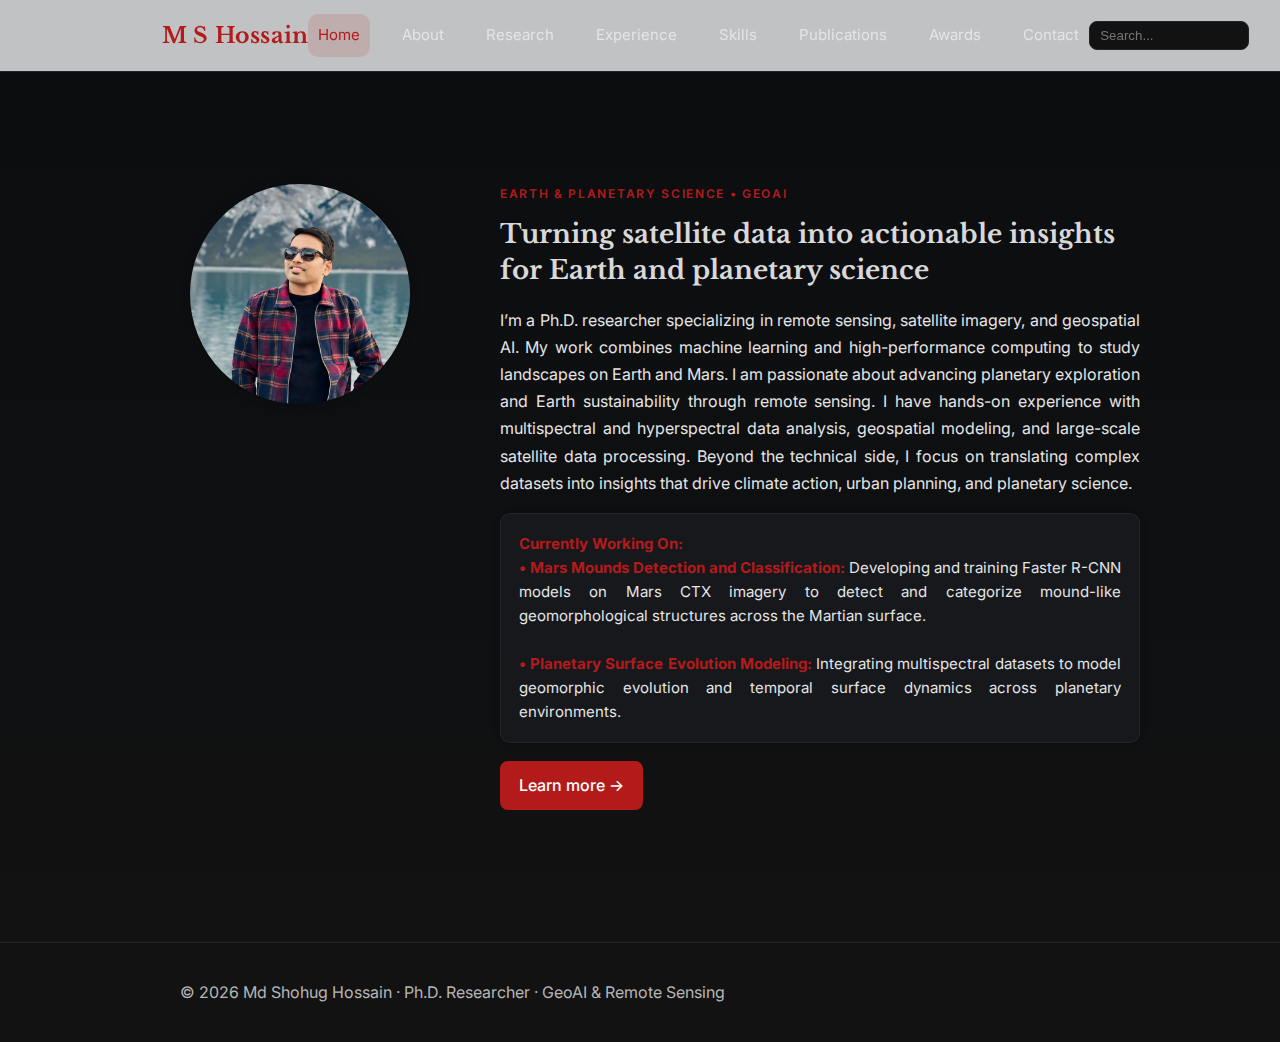
<file: index.html>
<!doctype html>
<html lang="en">
<head>
  <title>M S Hossain — GeoAI & Remote Sensing</title>
  <meta charset="utf-8">
  <meta name="viewport" content="width=device-width, initial-scale=1">
  <link rel="preconnect" href="https://fonts.googleapis.com">
  <link rel="preconnect" href="https://fonts.gstatic.com" crossorigin>
  <link href="https://fonts.googleapis.com/css2?family=Inter:wght@300;400;600&family=Libre+Baskerville:wght@400;700&display=swap" rel="stylesheet">
  <link
    rel="stylesheet"
    href="https://cdnjs.cloudflare.com/ajax/libs/font-awesome/6.5.2/css/all.min.css"
    integrity="sha512-DTOQO9RWCH3ppGqcWaEA1BIZOC6xxalwEsw9c2QQeAIftl+Vegovlnee1c9QX4TctnWMn13TZye+giMm8e2LwA=="
    crossorigin="anonymous"
    referrerpolicy="no-referrer"
  />
  <link rel="stylesheet" href="style.css?v=7.0">

  <style>
    /* ==================== NAVBAR STYLES ==================== */
    .site-header {
      width: 100%;
      position: sticky;
      top: 0;
      z-index: 1000;
      backdrop-filter: blur(12px);
      -webkit-backdrop-filter: blur(12px);
      background: rgba(255, 255, 255, 0.75);
      border-bottom: 1px solid var(--line);
      box-shadow: 0 2px 6px rgba(0,0,0,0.05);
    }

    .nav-bar {
      display: flex;
      align-items: center;
      justify-content: space-between;
      max-width: var(--max, 1100px);
      margin: 0 auto;
      padding: 14px 22px;
    }

    .brand {
      font-family: "Libre Baskerville", serif;
      font-size: 22px;
      font-weight: 700;
      color: var(--accent, #b1040e);
      white-space: nowrap;
    }

    /* Desktop nav links */
    .nav-links {
      display: flex;
      gap: 22px;
    }

    .nav-links a {
      color: var(--text, #222);
      text-decoration: none;
      font-size: 15px;
      transition: color 0.2s;
    }

    .nav-links a:hover,
    .nav-links a.active {
      color: var(--accent, #b1040e);
    }

    /* Search box */
    .search-box input {
      border: 1px solid var(--line, #ddd);
      border-radius: 8px;
      padding: 6px 10px;
      background: var(--bg2, #f9f9f9);
      color: var(--text, #222);
      width: 160px;
      transition: all 0.3s ease;
    }

    .search-box input:focus {
      outline: none;
      border-color: var(--accent, #b1040e);
      width: 200px;
    }

    /* Social icons (desktop) */
    .social-icons {
      display: flex;
      gap: 12px;
    }

    .social-icons a {
      color: var(--muted, #555);
      font-size: 18px;
      transition: color 0.2s;
    }

    .social-icons a:hover {
      color: var(--accent, #b1040e);
    }

    /* Hamburger menu (mobile only) */
    .menu-toggle {
      display: none;
      background: none;
      border: none;
      font-size: 22px;
      color: var(--accent, #b1040e);
      cursor: pointer;
      transition: transform 0.2s ease;
    }

    .menu-toggle:hover {
      transform: scale(1.15);
    }

    /* Dropdown navigation for mobile */
    .dropdown-nav {
      position: absolute;
      top: 100%;
      left: 0;
      right: 0;
      background: rgba(255,255,255,0.95);
      backdrop-filter: blur(12px);
      border-top: 1px solid var(--line, #ddd);
      flex-direction: column;
      overflow: hidden;
      max-height: 0;
      opacity: 0;
      transform: translateY(-10px);
      transition: all 0.35s ease;
      z-index: 999;
    }

    .dropdown-nav.active {
      display: flex;
      max-height: 500px;
      opacity: 1;
      transform: translateY(0);
    }

    .dropdown-nav a {
      color: var(--text, #222);
      text-decoration: none;
      padding: 12px 24px;
      font-size: 16px;
      transition: background 0.2s, color 0.2s;
    }

    .dropdown-nav a:hover {
      background: var(--bg2, #f9f9f9);
      color: var(--accent, #b1040e);
    }

    /* Mobile social icons */
    .mobile-social {
      display: flex;
      justify-content: center;
      gap: 18px;
      padding: 12px 0 14px;
    }

    .mobile-social a {
      color: var(--muted, #555);
      font-size: 18px;
      transition: color 0.2s;
    }

    .mobile-social a:hover {
      color: var(--accent, #b1040e);
    }

    /* Responsive Rules */
    @media (max-width: 980px) {
      .nav-links,
      .search-box,
      .social-icons {
        display: none;
      }

      .menu-toggle {
        display: block;
      }

      .dropdown-nav a {
        font-size: 16px;
        padding: 12px 24px;
      }

      main.wrap.hero {
        margin-top: 20px;
      }
    }

    /* ==================== HERO SECTION ==================== */
    .hero {
      display: flex;
      flex-wrap: wrap;
      gap: 40px;
      margin-top: 40px;
      align-items: flex-start;
    }

    .leftcol {
      flex: 1;
      min-width: 280px;
    }

    .photo img {
      width: 220px;
      height: 220px;
      border-radius: 50%;
      object-fit: cover;
      box-shadow: 0 0 10px rgba(0,0,0,0.25);
    }

    .socials {
      display: flex;
      gap: 12px;
      margin-top: 16px;
    }

    .socials a {
      color: var(--muted, #555);
      font-size: 18px;
      transition: color 0.2s;
    }

    .socials a:hover {
      color: var(--accent, #b1040e);
    }

    .rightcol {
      flex: 2;
      min-width: 300px;
    }

    .kicker {
      font-weight: 600;
      text-transform: uppercase;
      color: var(--accent, #b1040e);
      margin-bottom: 12px;
    }

    .subtitle {
      font-size: 26px;
      line-height: 1.4;
      margin-bottom: 18px;
    }

    .current-projects {
      margin-top: 14px;
      background: var(--card, #fff);
      padding: 18px;
      border-radius: 10px;
      border: 1px solid var(--line, #ddd);
      box-shadow: 0 2px 8px rgba(0,0,0,0.1);
    }

    .project-link {
      color: var(--accent, #b1040e);
      text-decoration: none;
      border-bottom: 1px solid transparent;
      transition: border-color 0.2s;
    }

    .project-link:hover {
      border-color: var(--accent, #b1040e);
    }

    .btns {
      margin-top: 18px;
    }

    .btn.red {
      display: inline-block;
      background: var(--accent, #b1040e);
      color: #fff;
      padding: 10px 18px;
      border-radius: 8px;
      text-decoration: none;
      font-weight: 500;
      transition: opacity 0.2s;
    }

    .btn.red:hover {
      opacity: 0.9;
    }

    /* ==================== FOOTER ==================== */
    footer.site {
      margin-top: 60px;
      padding: 20px 0;
      border-top: 1px solid var(--line, #ddd);
      text-align: center;
      color: var(--muted, #555);
      background: var(--bg2, #f9f9f9);
    }
  </style>
</head>

<body>

  <!-- ==================== HEADER ==================== -->
  <header class="site-header">
    <div class="wrap nav-bar">
      <div class="brand">M S Hossain</div>

      <nav class="nav-links">
        <a href="index.html" class="active">Home</a>
        <a href="about.html">About</a>
        <a href="research.html">Research</a>
        <a href="experience.html">Experience</a>
        <a href="skills.html">Skills</a>
        <a href="publications.html">Publications</a>
        <a href="awards.html">Awards</a>
        <a href="contact.html">Contact</a>
      </nav>

      <div class="search-box">
        <input type="text" placeholder="Search..." id="searchInput">
      </div>

      <div class="social-icons">
        <a href="https://github.com/shohugmdhossain" target="_blank"><i class="fab fa-github"></i></a>
        <a href="https://www.linkedin.com/in/md-shohug-hossain/" target="_blank"><i class="fab fa-linkedin"></i></a>
        <a href="https://x.com/Hmdshohug10" target="_blank"><i class="fab fa-x-twitter"></i></a>
        <a href="https://scholar.google.com/citations?user=XXXXX" target="_blank"><i class="fa-solid fa-graduation-cap"></i></a>
      </div>

      <button class="menu-toggle" aria-label="Toggle navigation">
        <i class="fas fa-bars"></i>
      </button>
    </div>

    <div class="dropdown-nav">
      <a href="index.html" class="active">Home</a>
      <a href="about.html">About</a>
      <a href="research.html">Research</a>
      <a href="experience.html">Experience</a>
      <a href="skills.html">Skills</a>
      <a href="publications.html">Publications</a>
      <a href="awards.html">Awards</a>
      <a href="contact.html">Contact</a>

      <div class="mobile-social">
        <a href="https://github.com/shohugmdhossain" target="_blank"><i class="fab fa-github"></i></a>
        <a href="https://www.linkedin.com/in/md-shohug-hossain/" target="_blank"><i class="fab fa-linkedin"></i></a>
        <a href="https://x.com/Hmdshohug10" target="_blank"><i class="fab fa-x-twitter"></i></a>
        <a href="https://scholar.google.com/citations?user=XXXXX" target="_blank"><i class="fa-solid fa-graduation-cap"></i></a>
      </div>
    </div>
  </header>

  <!-- ==================== HERO SECTION ==================== -->
  <main class="wrap hero">
    <div class="leftcol">
      <div class="photo">
        <img src="profile.jpg" alt="Md Shohug Hossain portrait">
      </div>
      <div class="socials">
        <a href="https://scholar.google.com/citations?user=XXXXX" target="_blank"><i class="fa-solid fa-graduation-cap"></i></a>
        <a href="mailto:shohugmdhossain@gmail.com"><i class="fa-solid fa-envelope"></i></a>
        <a href="https://github.com/shohugmdhossain" target="_blank"><i class="fab fa-github"></i></a>
        <a href="https://www.linkedin.com/in/md-shohug-hossain/" target="_blank"><i class="fab fa-linkedin"></i></a>
        <a href="https://x.com/Hmdshohug10" target="_blank"><i class="fab fa-x-twitter"></i></a>
      </div>
    </div>

    <div class="rightcol">
      <div class="kicker">EARTH & PLANETARY SCIENCE • GEOAI</div>
      <h1 class="subtitle">
        Turning satellite data into actionable insights for Earth and planetary science
      </h1>
      <p>
        I’m a Ph.D. researcher specializing in remote sensing, satellite imagery, and geospatial AI. My work combines
        machine learning and high-performance computing to study landscapes on Earth and Mars. I am passionate about
        advancing planetary exploration and Earth sustainability through remote sensing. I have hands-on experience with
        multispectral and hyperspectral data analysis, geospatial modeling, and large-scale satellite data processing.
        Beyond the technical side, I focus on translating complex datasets into insights that drive climate action,
        urban planning, and planetary science.
      </p>

      <div class="current-projects">
        <b>Currently Working On:</b><br>
        <b>• <a href="research.html#mars" class="project-link">Mars Mounds Detection and Classification</a>:</b>
        Developing and training Faster R-CNN models on Mars CTX imagery to detect and categorize mound-like
        geomorphological structures across the Martian surface.<br><br>
        <b>• <a href="research.html#planetary" class="project-link">Planetary Surface Evolution Modeling</a>:</b>
        Integrating multispectral datasets to model geomorphic evolution and temporal surface dynamics
        across planetary environments.
      </div>

      <div class="btns">
        <a class="btn red" href="about.html">Learn more →</a>
      </div>
    </div>
  </main>

  <!-- ==================== FOOTER ==================== -->
  <footer class="site">
    <div class="wrap">
      <p>© <span id="y"></span> Md Shohug Hossain · Ph.D. Researcher · GeoAI & Remote Sensing</p>
    </div>
  </footer>

  <!-- ==================== JS ==================== -->
  <script>
  document.addEventListener('DOMContentLoaded', () => {
    const year = document.getElementById('y');
    if (year) year.textContent = new Date().getFullYear();

    const menuToggle = document.querySelector('.menu-toggle');
    const dropdownNav = document.querySelector('.dropdown-nav');

    if (menuToggle && dropdownNav) {
      menuToggle.addEventListener('click', () => {
        dropdownNav.classList.toggle('active');
      });
    }
  });
  </script>
</body>
</html>
</file>
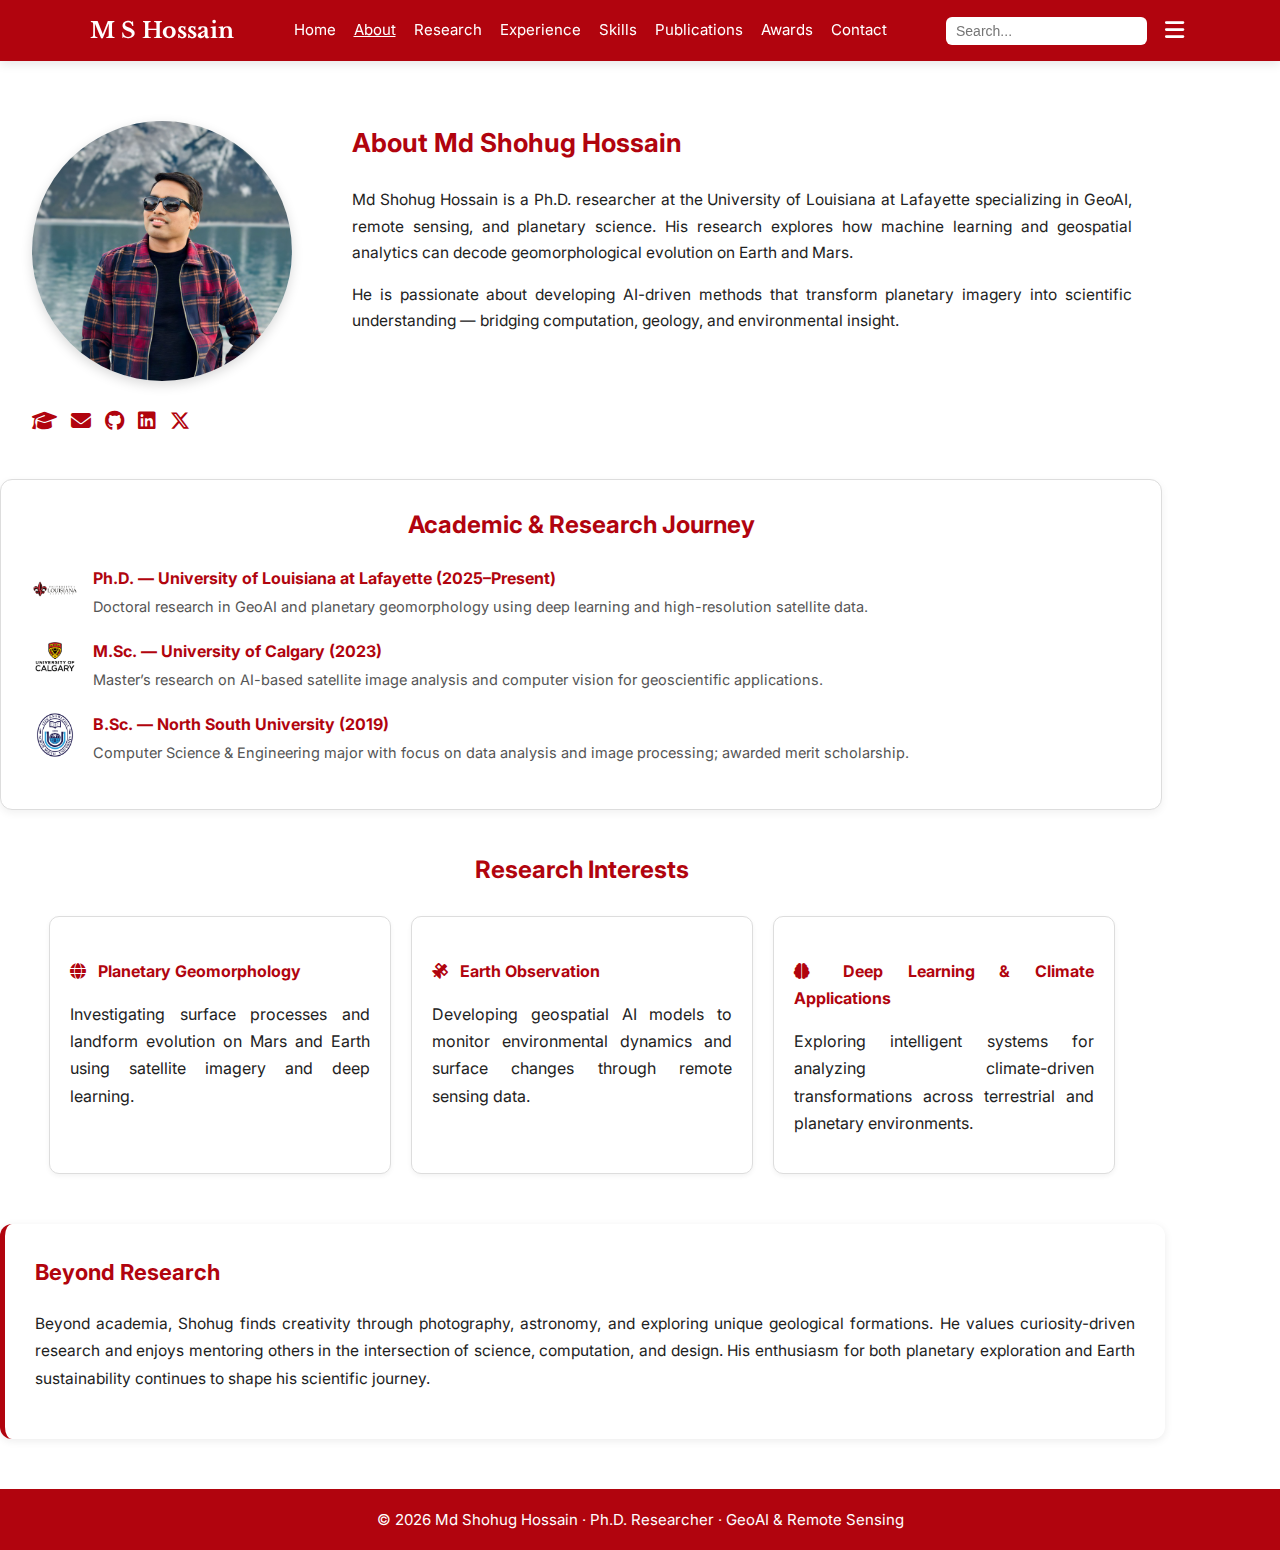
<file: about.html>
<!doctype html>
<html lang="en">
<head>
  <title>About — M S Hossain</title>
  <meta charset="utf-8">
  <meta name="viewport" content="width=device-width, initial-scale=1">
  <link rel="preconnect" href="https://fonts.googleapis.com">
  <link rel="preconnect" href="https://fonts.gstatic.com" crossorigin>
  <link href="https://fonts.googleapis.com/css2?family=Inter:wght@300;400;600&family=Libre+Baskerville:wght@400;700&display=swap" rel="stylesheet">
  <link rel="stylesheet" href="https://cdnjs.cloudflare.com/ajax/libs/font-awesome/6.5.2/css/all.min.css">

  <style>
    :root {
      --accent: #b1040e;
      --bg: #fff;
      --text: #222;
      --muted: #555;
      --line: #ddd;
      --max: 1100px;
      --gutter: 32px;
    }

    body {
      margin: 0;
      background: var(--bg);
      color: var(--text);
      font-family: Inter, system-ui, Segoe UI, Roboto, Arial, sans-serif;
      line-height: 1.7;
    }

    .wrap {
      max-width: var(--max);
      margin: 0 auto;
      padding: 0 var(--gutter);
    }

    a {
      color: var(--accent);
      text-decoration: none;
      border-bottom: 1px solid transparent;
      transition: 0.2s;
    }
    a:hover { border-bottom-color: var(--accent); }

    /* ===== NAVBAR ===== */
    header.site-header {
      background: var(--accent);
      color: #fff;
      position: sticky;
      top: 0;
      z-index: 1000;
      box-shadow: 0 3px 10px rgba(0, 0, 0, 0.1);
    }
    .nav-bar {
      display: flex;
      justify-content: space-between;
      align-items: center;
      padding: 12px 0;
    }
    .brand {
      font-family: "Libre Baskerville", serif;
      font-weight: 700;
      font-size: 22px;
    }
    .nav-links {
      display: flex;
      gap: 18px;
      align-items: center;
    }
    .nav-links a { color: #fff; font-size: 15px; }
    .nav-links a.active { text-decoration: underline; }

    .right {
      display: flex;
      align-items: center;
      gap: 12px;
    }
    .search-box input {
      padding: 6px 10px;
      border-radius: 6px;
      border: none;
      outline: none;
      font-size: 14px;
    }
    .menu-toggle {
      background: none;
      border: none;
      color: #fff;
      font-size: 22px;
      cursor: pointer;
    }

    /* ===== OVERLAY MENU ===== */
    .dropdown-nav {
      position: fixed;
      inset: 0;
      background: rgba(177, 4, 14, 0.95);
      backdrop-filter: blur(10px);
      display: flex;
      flex-direction: column;
      align-items: center;
      justify-content: center;
      gap: 22px;
      opacity: 0;
      visibility: hidden;
      transform: translateY(-20px);
      transition: all 0.35s ease;
    }
    .dropdown-nav.active {
      opacity: 1;
      visibility: visible;
      transform: translateY(0);
    }
    .dropdown-nav a { color: #fff; font-size: 20px; }
    .dropdown-close {
      position: absolute;
      top: 18px;
      right: 26px;
      color: #fff;
      font-size: 26px;
      border: none;
      background: none;
      cursor: pointer;
    }

    /* ===== PROFILE SECTION ===== */
    .profile-grid {
      display: grid;
      grid-template-columns: 280px 1fr;
      gap: 40px;
      align-items: start;
      margin: 60px 0 30px;
    }
    .photo img {
      width: 260px;
      height: 260px;
      border-radius: 50%;
      object-fit: cover;
      box-shadow: 0 4px 12px rgba(0, 0, 0, 0.15);
    }
    .socials {
      margin-top: 14px;
      display: flex;
      gap: 14px;
      flex-wrap: wrap;
    }
    .socials a { color: var(--accent); font-size: 20px; }
    .profile-text h2 {
      color: var(--accent);
      font-size: 26px;
      margin-top: 0;
    }
    .profile-text p {
      text-align: justify;
      margin-bottom: 12px;
      font-size: 15.5px;
    }

    /* ===== EDUCATION BOX ===== */
    .education-box {
      background: #fff;
      border: 1px solid var(--line);
      border-radius: 12px;
      box-shadow: 0 3px 8px rgba(0,0,0,0.06);
      padding: 25px 30px;
      margin: 40px 0;
    }
    .education-box h2 {
      color: var(--accent);
      margin-top: 0;
      text-align: center;
    }
    .degree {
      display: flex;
      align-items: flex-start;
      gap: 14px;
      margin-bottom: 18px;
    }
    .degree img {
      width: 48px;
      height: auto;
      flex-shrink: 0;
    }
    .degree div h4 {
      margin: 0;
      color: var(--accent);
      font-size: 16px;
    }
    .degree div p {
      margin: 3px 0 0;
      color: var(--muted);
      font-size: 14.5px;
      text-align: justify;
    }

    /* ===== RESEARCH INTERESTS ===== */
    .interests {
      margin: 40px 0;
      text-align: center;
    }
    .interests h2 {
      color: var(--accent);
      margin-bottom: 25px;
    }
    .interest-grid {
      display: flex;
      flex-wrap: wrap;
      justify-content: center;
      gap: 20px;
    }
    .interest-box {
      background: #fff;
      border: 1px solid var(--line);
      border-radius: 10px;
      padding: 20px;
      width: 300px;
      text-align: justify;
      box-shadow: 0 2px 5px rgba(0, 0, 0, 0.05);
      transition: 0.3s;
    }
    .interest-box:hover {
      box-shadow: 0 4px 10px rgba(0, 0, 0, 0.12);
    }
    .interest-box h4 {
      color: var(--accent);
      margin-bottom: 8px;
      font-size: 16px;
    }
    .interest-box i {
      color: var(--accent);
      margin-right: 8px;
    }

    /* ===== BEYOND RESEARCH ===== */
    .beyond {
      border-left: 5px solid var(--accent);
      background: #fff;
      border-radius: 12px;
      box-shadow: 0 2px 8px rgba(0,0,0,0.08);
      padding: 30px;
      margin: 50px 0;
    }
    .beyond h2 {
      color: var(--accent);
      margin-top: 0;
      font-size: 22px;
    }
    .beyond p {
      text-align: justify;
      font-size: 15.5px;
      color: var(--text);
      line-height: 1.8;
    }

    /* ===== FOOTER ===== */
    footer {
      background: var(--accent);
      color: #fff;
      text-align: center;
      padding: 18px 0;
      margin-top: 40px;
    }
    footer p { margin: 0; font-size: 15px; }

    @media (max-width: 900px) {
      .nav-links, .search-box { display: none; }
      .profile-grid { grid-template-columns: 1fr; text-align: center; }
      .socials { justify-content: center; }
      .interest-box { width: 90%; }
      .degree { flex-direction: column; align-items: center; text-align: center; }
      .degree img { margin-bottom: 8px; }
      .beyond { border-left: none; border-top: 4px solid var(--accent); }
    }
  </style>
</head>

<body>

  <!-- ===== NAVBAR ===== -->
  <header class="site-header">
    <div class="wrap nav-bar">
      <div class="brand">M S Hossain</div>
      <nav class="nav-links">
        <a href="index.html">Home</a>
        <a href="about.html" class="active">About</a>
        <a href="research.html">Research</a>
        <a href="experience.html">Experience</a>
        <a href="skills.html">Skills</a>
        <a href="publications.html">Publications</a>
        <a href="awards.html">Awards</a>
        <a href="contact.html">Contact</a>
      </nav>
      <div class="right">
        <div class="search-box"><input type="text" placeholder="Search..."></div>
        <button class="menu-toggle"><i class="fas fa-bars"></i></button>
      </div>
    </div>
  </header>

  <!-- Overlay -->
  <div class="dropdown-nav" id="overlayMenu">
    <button class="dropdown-close"><i class="fas fa-times"></i></button>
    <a href="index.html">Home</a>
    <a href="about.html" class="active">About</a>
    <a href="research.html">Research</a>
    <a href="experience.html">Experience</a>
    <a href="skills.html">Skills</a>
    <a href="publications.html">Publications</a>
    <a href="awards.html">Awards</a>
    <a href="contact.html">Contact</a>
  </div>

  <!-- ===== PROFILE ===== -->
  <section class="wrap profile-grid">
    <div class="photo">
      <img src="profile.jpg" alt="Md Shohug Hossain portrait">
      <div class="socials">
        <a href="https://scholar.google.com" target="_blank"><i class="fa-solid fa-graduation-cap"></i></a>
        <a href="mailto:shohugmdhossain@gmail.com"><i class="fa-solid fa-envelope"></i></a>
        <a href="https://github.com/shohugmdhossain" target="_blank"><i class="fab fa-github"></i></a>
        <a href="https://linkedin.com/in/md-shohug-hossain" target="_blank"><i class="fab fa-linkedin"></i></a>
        <a href="https://x.com/Hmdshohug10" target="_blank"><i class="fab fa-x-twitter"></i></a>
      </div>
    </div>

    <div class="profile-text">
      <h2>About Md Shohug Hossain</h2>
      <p>
        Md Shohug Hossain is a Ph.D. researcher at the University of Louisiana at Lafayette specializing in GeoAI, remote sensing, and planetary science. His research explores how machine learning and geospatial analytics can decode geomorphological evolution on Earth and Mars.
      </p>
      <p>
        He is passionate about developing AI-driven methods that transform planetary imagery into scientific understanding — bridging computation, geology, and environmental insight.
      </p>
    </div>
  </section>

  <!-- ===== EDUCATION BOX ===== -->
  <section class="wrap education-box">
    <h2>Academic & Research Journey</h2>
    <div class="degree">
      <img src="ul.png" alt="UL Lafayette Logo">
      <div>
        <h4>Ph.D. — University of Louisiana at Lafayette (2025–Present)</h4>
        <p>Doctoral research in GeoAI and planetary geomorphology using deep learning and high-resolution satellite data.</p>
      </div>
    </div>
    <div class="degree">
      <img src="ucalgary.png" alt="University of Calgary Logo">
      <div>
        <h4>M.Sc. — University of Calgary (2023)</h4>
        <p>Master’s research on AI-based satellite image analysis and computer vision for geoscientific applications.</p>
      </div>
    </div>
    <div class="degree">
      <img src="nsu.png" alt="North South University Logo">
      <div>
        <h4>B.Sc. — North South University (2019)</h4>
        <p>Computer Science & Engineering major with focus on data analysis and image processing; awarded merit scholarship.</p>
      </div>
    </div>
  </section>

  <!-- ===== RESEARCH INTERESTS ===== -->
  <section class="wrap interests">
    <h2>Research Interests</h2>
    <div class="interest-grid">
      <div class="interest-box">
        <h4><i class="fa-solid fa-globe"></i> Planetary Geomorphology</h4>
        <p>Investigating surface processes and landform evolution on Mars and Earth using satellite imagery and deep learning.</p>
      </div>
      <div class="interest-box">
        <h4><i class="fa-solid fa-satellite"></i> Earth Observation</h4>
        <p>Developing geospatial AI models to monitor environmental dynamics and surface changes through remote sensing data.</p>
      </div>
      <div class="interest-box">
        <h4><i class="fa-solid fa-brain"></i> Deep Learning & Climate Applications</h4>
        <p>Exploring intelligent systems for analyzing climate-driven transformations across terrestrial and planetary environments.</p>
      </div>
    </div>
  </section>

  <!-- ===== BEYOND RESEARCH ===== -->
  <section class="wrap beyond">
    <h2>Beyond Research</h2>
    <p>
      Beyond academia, Shohug finds creativity through photography, astronomy, and exploring unique geological formations. He values curiosity-driven research and enjoys mentoring others in the intersection of science, computation, and design. His enthusiasm for both planetary exploration and Earth sustainability continues to shape his scientific journey.
    </p>
  </section>

  <!-- ===== FOOTER ===== -->
  <footer>
    <p>© <span id="y"></span> Md Shohug Hossain · Ph.D. Researcher · GeoAI & Remote Sensing</p>
  </footer>

  <script>
    document.addEventListener('DOMContentLoaded',()=>{
      document.getElementById('y').textContent=new Date().getFullYear();
      const t=document.querySelector('.menu-toggle'),
            o=document.getElementById('overlayMenu'),
            c=document.querySelector('.dropdown-close');
      const toggle=()=>o.classList.toggle('active');
      const close=()=>o.classList.remove('active');
      if(t)t.addEventListener('click',toggle);
      if(c)c.addEventListener('click',close);
      if(o)o.addEventListener('click',e=>{if(e.target===o)close();});
      document.addEventListener('keydown',e=>{if(e.key==='Escape')close();});
    });
  </script>
</body>
</html>
</file>
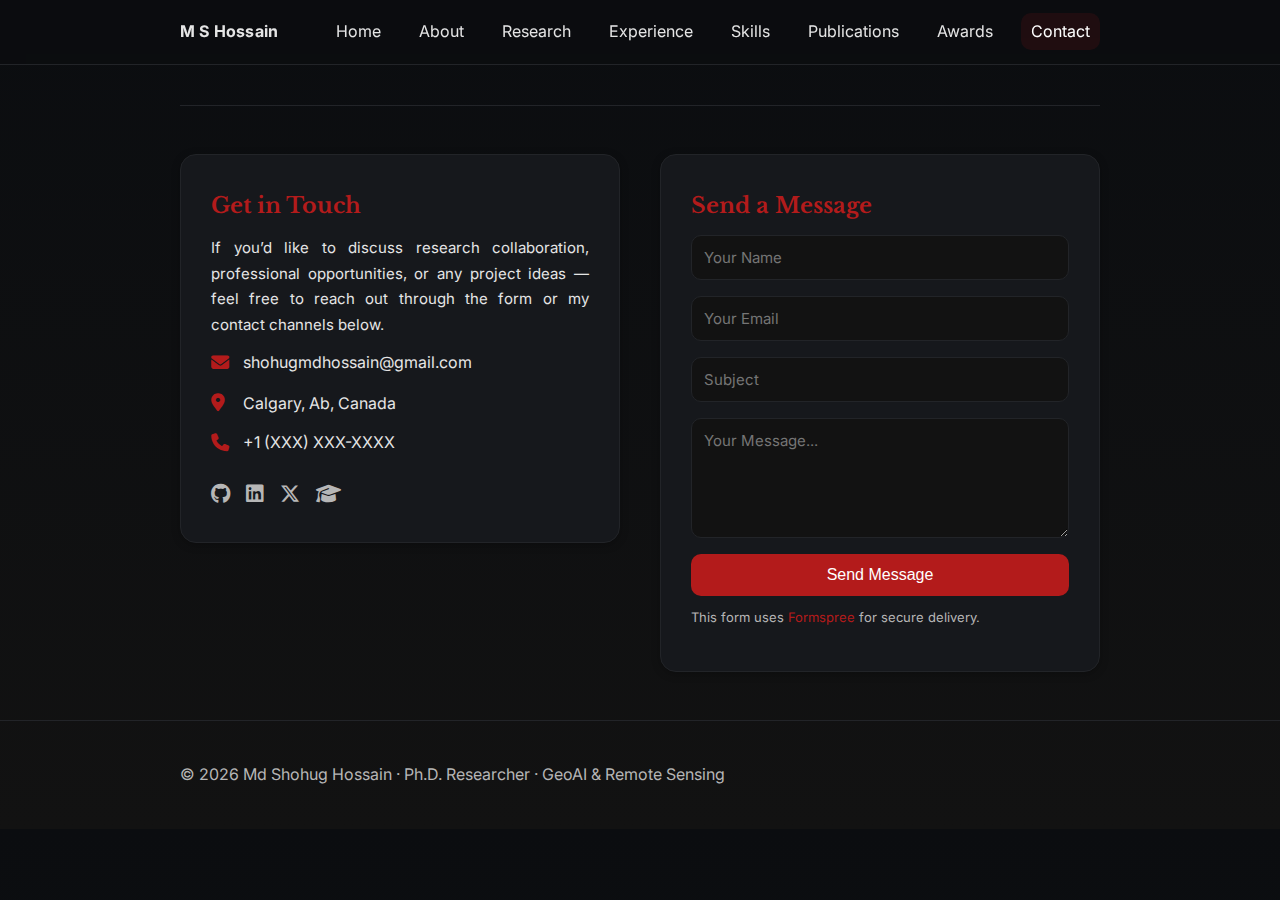
<file: contact.html>
<!doctype html>
<html lang="en">
<head>
  <title>Contact — M S Hossain</title>
  <meta charset="utf-8">
  <meta name="viewport" content="width=device-width, initial-scale=1">
  <link rel="preconnect" href="https://fonts.googleapis.com">
  <link rel="preconnect" href="https://fonts.gstatic.com" crossorigin>
  <link href="https://fonts.googleapis.com/css2?family=Inter:wght@300;400;600&family=Libre+Baskerville:wght@400;700&display=swap" rel="stylesheet">
  <link rel="stylesheet" href="https://cdnjs.cloudflare.com/ajax/libs/font-awesome/6.5.0/css/all.min.css">
  <link rel="stylesheet" href="style.css">

  <style>
    /* ---------- Contact Page Styling ---------- */
    .contact-section {
      margin-top: 40px;
      display: grid;
      grid-template-columns: 1fr 1fr;
      gap: 40px;
      align-items: start;
    }

    .contact-info {
      background: var(--card);
      border: 1px solid var(--line);
      border-radius: 16px;
      padding: 30px;
      box-shadow: 0 2px 8px rgba(0,0,0,0.25);
    }

    .contact-info h2 {
      color: var(--accent);
      font-size: 22px;
      margin-bottom: 16px;
    }

    .contact-info p {
      color: var(--text);
      line-height: 1.7;
      margin-bottom: 12px;
      font-size: 15px;
    }

    .contact-info .info-item {
      display: flex;
      align-items: center;
      margin-bottom: 12px;
    }

    .info-item i {
      color: var(--accent);
      margin-right: 10px;
      font-size: 18px;
      width: 22px;
    }

    .info-item a {
      color: var(--text);
      border-bottom: 1px solid transparent;
      transition: 0.2s ease;
    }

    .info-item a:hover {
      color: var(--accent);
      border-bottom: 1px solid var(--accent);
    }

    /* Form styling */
    .contact-form {
      background: var(--card);
      border: 1px solid var(--line);
      border-radius: 16px;
      padding: 30px;
      box-shadow: 0 2px 8px rgba(0,0,0,0.25);
    }

    .contact-form h2 {
      color: var(--accent);
      font-size: 22px;
      margin-bottom: 16px;
    }

    form {
      display: flex;
      flex-direction: column;
      gap: 16px;
    }

    input, textarea {
      background: var(--bg2);
      border: 1px solid var(--line);
      border-radius: 10px;
      padding: 12px;
      color: var(--text);
      font-family: Inter, sans-serif;
      font-size: 15px;
      outline: none;
      transition: border-color 0.2s ease;
    }

    input:focus, textarea:focus {
      border-color: var(--accent);
    }

    textarea {
      resize: vertical;
      min-height: 120px;
    }

    button {
      background: var(--accent);
      color: #fff;
      padding: 12px;
      border: none;
      border-radius: 10px;
      font-size: 16px;
      cursor: pointer;
      transition: opacity 0.2s ease;
    }

    button:hover {
      opacity: 0.9;
    }

    /* Social icons */
    .social-links {
      margin-top: 20px;
      display: flex;
      gap: 16px;
    }

    .social-links a {
      color: var(--muted);
      font-size: 20px;
      transition: color 0.2s ease;
    }

    .social-links a:hover {
      color: var(--accent);
    }

    @media (max-width: 900px) {
      .contact-section {
        grid-template-columns: 1fr;
      }
    }
  </style>
</head>

<body>

<header class="site">
  <div class="wrap nav">
    <div class="brand">M S Hossain</div>
    <nav>
      <ul>
        <li><a href="index.html">Home</a></li>
        <li><a href="about.html">About</a></li>
        <li><a href="research.html">Research</a></li>
        <li><a href="experience.html">Experience</a></li>
        <li><a href="skills.html">Skills</a></li>
        <li><a href="publications.html">Publications</a></li>
        <li><a href="awards.html">Awards</a></li>
        <li><a href="contact.html" class="active">Contact</a></li>
      </ul>
    </nav>
  </div>
</header>

<main class="wrap">
  <section class="contact-section">

    <!-- Contact Info -->
    <div class="contact-info">
      <h2>Get in Touch</h2>
      <p>If you’d like to discuss research collaboration, professional opportunities, or any project ideas — feel free to reach out through the form or my contact channels below.</p>

      <div class="info-item"><i class="fa-solid fa-envelope"></i><a href="mailto:shohugmdhossain@gmail.com">shohugmdhossain@gmail.com</a></div>
      <div class="info-item"><i class="fa-solid fa-location-dot"></i><span>Calgary, Ab, Canada</span></div>
      <div class="info-item"><i class="fa-solid fa-phone"></i><a href="tel:+1XXXXXXXXXX">+1 (XXX) XXX-XXXX</a></div>

      <div class="social-links">
        <a href="https://github.com/shohugmdhossain" target="_blank"><i class="fab fa-github"></i></a>
        <a href="https://www.linkedin.com/in/shohugmdhossain" target="_blank"><i class="fab fa-linkedin"></i></a>
        <a href="https://x.com/shohugmdhossain" target="_blank"><i class="fab fa-x-twitter"></i></a>
        <a href="https://scholar.google.com/citations?user=XXXXX" target="_blank"><i class="fa-solid fa-graduation-cap"></i></a>
      </div>
    </div>

    <!-- Contact Form -->
    <div class="contact-form">
      <h2>Send a Message</h2>
      <form action="https://formspree.io/f/YOUR_FORM_ID" method="POST">
        <input type="text" name="name" placeholder="Your Name" required>
        <input type="email" name="_replyto" placeholder="Your Email" required>
        <input type="text" name="subject" placeholder="Subject">
        <textarea name="message" placeholder="Your Message..." required></textarea>
        <button type="submit">Send Message</button>
      </form>
      <p style="font-size:13px; color:var(--muted); margin-top:10px;">
        This form uses <a href="https://formspree.io" style="color:var(--accent);">Formspree</a> for secure delivery.
      </p>
    </div>
  </section>
</main>

<footer class="site">
  <div class="wrap">
    <p>© <span id="y"></span> Md Shohug Hossain · Ph.D. Researcher · GeoAI & Remote Sensing</p>
  </div>
</footer>

<script>
  document.getElementById('y').textContent = new Date().getFullYear();
</script>

</body>
</html>
</file>
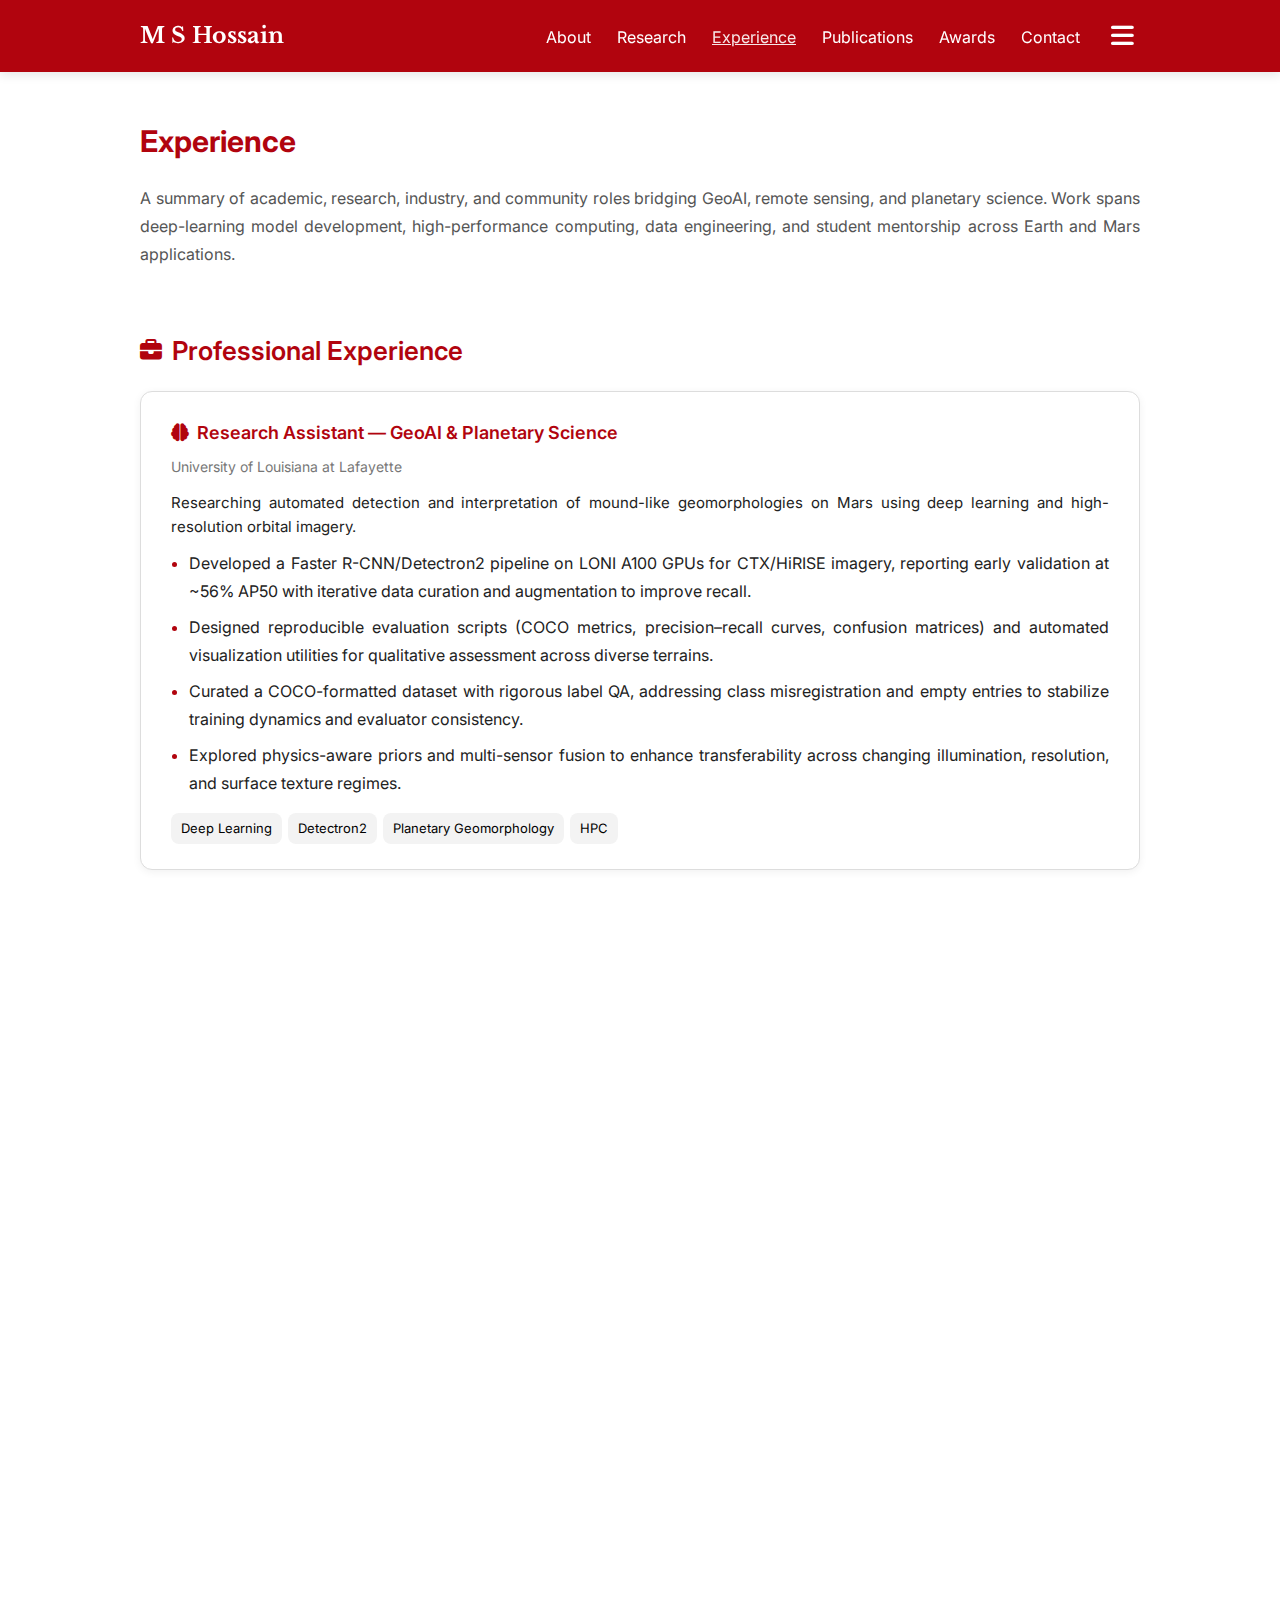
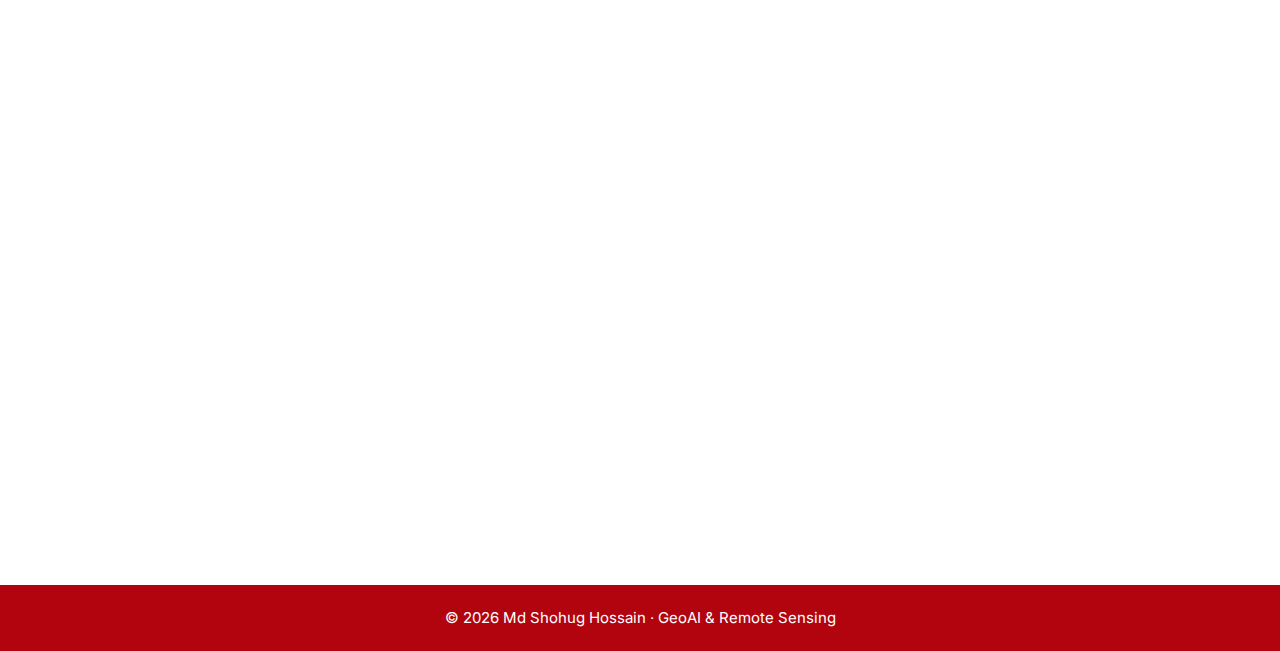
<file: experience.html>
<!doctype html>
<html lang="en">
<head>
  <title>Experience — M S Hossain</title>
  <meta charset="utf-8">
  <meta name="viewport" content="width=device-width, initial-scale=1">
  <meta name="description" content="Professional and leadership experiences of Md Shohug Hossain — spanning GeoAI research, data engineering, academic instruction, and scientific outreach.">
  <meta name="keywords" content="Md Shohug Hossain, Experience, GeoAI, Remote Sensing, Planetary Science, Data Engineer, Teaching Assistant, Research Assistant, Leadership, Mentorship">
  <meta name="author" content="Md Shohug Hossain">
  <link rel="canonical" href="https://shohugmdhossain.github.io/experience.html">
  <meta name="theme-color" content="#b1040e">
  <meta property="og:title" content="Experience — M S Hossain">
  <meta property="og:description" content="Professional and leadership experiences across GeoAI, Remote Sensing, and academic community building.">
  <meta property="og:image" content="https://shohugmdhossain.github.io/profile.jpg">
  <meta property="og:url" content="https://shohugmdhossain.github.io/experience.html">
  <meta name="twitter:card" content="summary_large_image">

  <link rel="icon" href="favicon.ico" type="image/x-icon">
  <link rel="preconnect" href="https://fonts.googleapis.com">
  <link rel="preconnect" href="https://fonts.gstatic.com" crossorigin>
  <link href="https://fonts.googleapis.com/css2?family=Inter:wght@300;400;600&family=Libre+Baskerville:wght@400;700&display=swap" rel="stylesheet">
  <link rel="stylesheet" href="https://cdnjs.cloudflare.com/ajax/libs/font-awesome/6.5.2/css/all.min.css">

  <style>
    :root { --accent:#b1040e; --bg:#fff; --text:#222; --muted:#555; --line:#ddd; --max:1000px; }
    body { margin:0; background:var(--bg); color:var(--text); font-family:Inter,system-ui,Segoe UI,Roboto,Arial,sans-serif; line-height:1.75; overflow-x:hidden; }
    a { color:var(--accent); text-decoration:none; border-bottom:1px solid transparent; transition:.2s; }
    a:hover { border-bottom-color:var(--accent); }
    .wrap { max-width:var(--max); margin:0 auto; padding:0 20px; }

    /* ===== NAVBAR ===== */
    .site-header { position:fixed; top:0; left:0; right:0; background:var(--accent); color:#fff; z-index:1000; box-shadow:0 3px 10px rgba(0,0,0,.1); height:72px; display:flex; justify-content:center; align-items:center; }
    .nav-bar { width:100%; max-width:var(--max); display:flex; align-items:center; justify-content:space-between; padding:0 20px; }
    .brand { font-family:"Libre Baskerville",serif; font-weight:700; font-size:22px; }
    .brand a { color:#fff; text-decoration:none; }
    .nav-right { display:flex; align-items:center; gap:24px; }
    .nav-links { display:flex; align-items:center; gap:26px; }
    .nav-links a { color:#fff; font-size:16px; padding:6px 0 4px; }
    .nav-links a:hover, .nav-links a.active { text-decoration:underline; opacity:.9; }
    .menu-toggle { background:none; border:none; color:#fff; font-size:26px; cursor:pointer; display:flex; align-items:center; justify-content:center; width:36px; height:36px; }
    .menu-toggle:hover { transform:scale(1.06); }
    @media(max-width:980px){ .nav-links{display:none;} }

    /* ===== OVERLAY MENU ===== */
    .dropdown-nav { position:fixed; inset:0; background:rgba(177,4,14,.75); backdrop-filter:blur(10px); display:flex; flex-direction:column; align-items:center; justify-content:center; gap:24px; z-index:9999; opacity:0; visibility:hidden; transition:.3s; }
    .dropdown-nav.active { opacity:1; visibility:visible; }
    .dropdown-nav a { color:#fff; font-size:22px; font-weight:500; }
    .dropdown-close { position:absolute; top:20px; right:28px; color:#fff; font-size:26px; border:none; background:none; cursor:pointer; }

    /* ===== EXPERIENCE ===== */
    .experience-section { margin:115px auto 80px; }
    .experience-section h1 { color:var(--accent); font-size:30px; text-align:left; margin-bottom:12px; opacity:0; transform:translateY(20px); transition:opacity .6s, transform .6s; }
    .exp-intro { color:var(--muted); font-size:16px; margin-bottom:40px; text-align:justify; opacity:0; transform:translateY(20px); transition:opacity .6s, transform .6s; }

    .exp-category { color:var(--accent); font-size:26px; margin-top:60px; margin-bottom:18px; font-weight:600; display:flex; align-items:center; gap:10px; opacity:0; transform:translateY(20px); transition:opacity .6s, transform .6s; }
    .exp-category i { font-size:22px; color:var(--accent); }

    .exp-grid { display:flex; flex-direction:column; gap:28px; }
    .exp-card { background:#fff; border:1px solid var(--line); border-radius:12px; padding:25px 30px; box-shadow:0 2px 8px rgba(0,0,0,0.06); transition:.4s ease; opacity:0; transform:translateY(30px); }
    .exp-card:hover { box-shadow:0 4px 14px rgba(0,0,0,0.09); }
    .exp-card.show, .exp-category.show, .experience-section h1.show, .exp-intro.show { opacity:1; transform:translateY(0); }

    .exp-title { font-weight:600; font-size:18px; color:var(--accent); display:flex; align-items:center; gap:8px; }
    .exp-title i { color:var(--accent); }
    .exp-meta { font-size:14px; color:#777; margin:6px 0 12px; }
    .exp-details { font-size:15px; line-height:1.6; margin:0 0 8px; text-align:justify; }

    .exp-bullets { margin:10px 0 0 0; padding-left:18px; }
    .exp-bullets li { margin:8px 0; text-align:justify; }
    .exp-bullets li::marker { color:var(--accent); }

    .exp-tags { margin-top:12px; }
    .exp-tags span { display:inline-block; background:#f3f3f3; color:#000; font-size:13px; padding:4px 10px; border-radius:8px; margin-right:6px; margin-top:4px; transition:all .25s; }
    .exp-tags span:hover { background:var(--accent); color:#fff; transform:translateY(-1px); }

    /* ===== FOOTER ===== */
    footer.site { background:var(--accent); color:#fff; text-align:center; margin-top:70px; }
    footer.site .wrap { padding:20px; }
    footer.site p { margin:0; font-size:15px; }
    #toTop { position:fixed; bottom:20px; right:20px; background:var(--accent); color:#fff; border:none; border-radius:50%; width:42px; height:42px; font-size:18px; cursor:pointer; display:none; z-index:999; }
    #toTop.show { display:block; }
  </style>
</head>

<body>
  <!-- ===== NAVBAR ===== -->
  <header class="site-header">
    <div class="nav-bar">
      <div class="brand"><a href="index.html">M S Hossain</a></div>
      <div class="nav-right">
        <nav class="nav-links">
          <a href="about.html">About</a>
          <a href="research.html">Research</a>
          <a href="experience.html" class="active">Experience</a>
          <a href="publications.html">Publications</a>
          <a href="awards.html">Awards</a>
          <a href="contact.html">Contact</a>
        </nav>
        <button class="menu-toggle" aria-label="Toggle menu"><i class="fas fa-bars"></i></button>
      </div>
    </div>
  </header>

  <!-- ===== OVERLAY MENU ===== -->
  <div class="dropdown-nav" id="overlayMenu">
    <button class="dropdown-close" aria-label="Close menu"><i class="fas fa-times"></i></button>
    <a href="about.html">About</a>
    <a href="research.html">Research</a>
    <a href="experience.html" class="active">Experience</a>
    <a href="publications.html">Publications</a>
    <a href="awards.html">Awards</a>
    <a href="contact.html">Contact</a>
  </div>

  <!-- ===== MAIN ===== -->
  <main>
    <div class="wrap experience-section">
      <h1>Experience</h1>
      <p class="exp-intro">
        A summary of academic, research, industry, and community roles bridging GeoAI, remote sensing, and planetary science.
        Work spans deep-learning model development, high-performance computing, data engineering, and student mentorship across Earth and Mars applications.
      </p>

      <!-- ===== PROFESSIONAL EXPERIENCE ===== -->
      <h2 class="exp-category"><i class="fa-solid fa-briefcase"></i> Professional Experience</h2>
      <div class="exp-grid">

        <!-- PhD Researcher -->
        <div class="exp-card">
          <div class="exp-title"><i class="fa-solid fa-brain"></i> Research Assistant — GeoAI & Planetary Science</div>
          <div class="exp-meta">University of Louisiana at Lafayette</div>
          <p class="exp-details">Researching automated detection and interpretation of mound-like geomorphologies on Mars using deep learning and high-resolution orbital imagery.</p>
          <ul class="exp-bullets">
            <li>Developed a Faster R-CNN/Detectron2 pipeline on LONI A100 GPUs for CTX/HiRISE imagery, reporting early validation at ~56% AP50 with iterative data curation and augmentation to improve recall.</li>
            <li>Designed reproducible evaluation scripts (COCO metrics, precision–recall curves, confusion matrices) and automated visualization utilities for qualitative assessment across diverse terrains.</li>
            <li>Curated a COCO-formatted dataset with rigorous label QA, addressing class misregistration and empty entries to stabilize training dynamics and evaluator consistency.</li>
            <li>Explored physics-aware priors and multi-sensor fusion to enhance transferability across changing illumination, resolution, and surface texture regimes.</li>
          </ul>
          <div class="exp-tags"><span>Deep Learning</span><span>Detectron2</span><span>Planetary Geomorphology</span><span>HPC</span></div>
        </div>

        <!-- Data Engineer -->
        <div class="exp-card">
          <div class="exp-title"><i class="fa-solid fa-laptop-code"></i> Geospatial AI Consultant</div>
          <div class="exp-meta">Independent</div>
          <p class="exp-details">Built and maintained production data pipelines for large-scale analytics, emphasizing reliability, transparency, and measurable performance gains.</p>
          <ul class="exp-bullets">
            <li>Conducted applied geospatial analysis using multispectral and high-resolution Earth observation datasets (Landsat, Sentinel-2).</li>
            <li>Developed Faster R-CNN–based detection workflows for vegetation monitoring, surface-change analysis, and spatial pattern recognition.</li>
            <li>Generated NDVI/NDWI/NDMI indices, land-use/land-cover maps, and multi-temporal change-detection products for environmental studies.</li>
            <li>Created reproducible Python and GIS workflows (QGIS/ArcGIS), enabling researchers to integrate remote sensing outputs into broader geospatial analyses.</li>
          </ul>
          <div class="exp-tags"><span>GeoAI</span><span>Remote Sensing</span><span>Python</span><span>Automation</span></div>
        </div>

        <!-- GTA -->
        <div class="exp-card">
          <div class="exp-title"><i class="fa-solid fa-graduation-cap"></i> Graduate Teaching Assistant — Electrical & Computer Engineering</div>
          <div class="exp-meta">University of Calgary</div>
          <p class="exp-details">Supported laboratory instruction and evaluation in control systems and intelligent computing while mentoring undergraduate project teams.</p>
          <ul class="exp-bullets">
            <li>Led lab demonstrations and guided students through experimental design, emphasizing reproducibility and sound data interpretation.</li>
            <li>Co-developed grading rubrics and feedback templates that improved clarity and consistency across course sections.</li>
            <li>Mentored capstone groups on modeling, documentation, and presentation, strengthening technical communication skills.</li>
          </ul>
          <div class="exp-tags"><span>Teaching</span><span>Control Systems</span><span>Mentorship</span></div>
        </div>

        <!-- SPARRSO RA -->
        <div class="exp-card">
          <div class="exp-title"><i class="fa-solid fa-earth-asia"></i> Research Assistant — Remote Sensing & Climate Analytics</div>
          <div class="exp-meta">Bangladesh Space Research & Remote Sensing Organization (SPARRSO)</div>
          <p class="exp-details">Applied satellite data and GIS to wetland mapping and environmental resilience studies across coastal landscapes.</p>
          <ul class="exp-bullets">
            <li>Preprocessed multi-temporal imagery and executed change-detection workflows to characterize flood exposure and habitat shifts.</li>
            <li>Built GIS layers and map products for stakeholders, emphasizing interpretability and reproducibility.</li>
            <li>Contributed to analyses recognized with a Best Paper commendation for research rigor and practical relevance.</li>
          </ul>
          <div class="exp-tags"><span>Remote Sensing</span><span>GIS</span><span>Change Detection</span></div>
        </div>

        <!-- NSU RA -->
        <div class="exp-card">
          <div class="exp-title"><i class="fa-solid fa-robot"></i> Research Assistant — Computer Vision & Software Development</div>
          <div class="exp-meta">North South University</div>
          <p class="exp-details">Contributed to intelligent image processing systems and model training while supporting manuscript preparation.</p>
          <ul class="exp-bullets">
            <li>Developed a machine-learning–based recommender system using behavioral analytics derived from mouse-movement interaction patterns.</li>
            <li>Engineered user-interaction features (cursor speed, acceleration, and dwell/hover time) to model browsing intent and implicit feedback.</li>
            <li>Built collaborative filtering and regression-based ranking models to generate personalized product recommendations.</li>
            <li>Designed implicit-rating schemes and evaluation metrics to improve prediction accuracy and interpret user behavior patterns.</li>
          </ul>
          <div class="exp-tags"><span>Pattern Recognition</span><span>Software Engineering</span><span>Machine Learning</span></div>
        </div>
      </div>

      <!-- ===== LEADERSHIP & VOLUNTEERING ===== -->
      <h2 class="exp-category"><i class="fa-solid fa-people-group"></i> Leadership & Volunteering</h2>
      <div class="exp-grid">

        <div class="exp-card">
          <div class="exp-title"><i class="fa-solid fa-chess-king"></i> President — ECE Graduate Group</div>
          <div class="exp-meta">University of Calgary</div>
          <p class="exp-details">Led community-building initiatives to strengthen research culture, peer support, and professional development for graduate engineers.</p>
          <ul class="exp-bullets">
            <li>Organized seminars, technical talks, and networking sessions that connected students with industry and academia.</li>
            <li>Launched mentorship pairings and feedback channels that improved first-year graduate onboarding.</li>
            <li>Coordinated volunteers, logistics, and communications across multi-department events.</li>
          </ul>
          <div class="exp-tags"><span>Leadership</span><span>Community</span><span>Mentorship</span></div>
        </div>

        <div class="exp-card">
          <div class="exp-title"><i class="fa-solid fa-chess-queen"></i> Vice-President — Schulich Graduate Engineering Consortium</div>
          <div class="exp-meta">University of Calgary</div>
          <p class="exp-details">Facilitated interdisciplinary collaboration and academic development through events and shared resources.</p>
          <ul class="exp-bullets">
            <li>Planned cross-department research showcases, highlighting applied AI and engineering solutions.</li>
            <li>Co-authored event guidelines and outreach templates adopted by subsequent committees.</li>
            <li>Expanded mailing lists and social channels, growing participation and visibility.</li>
          </ul>
          <div class="exp-tags"><span>Coordination</span><span>Interdisciplinary</span><span>Outreach</span></div>
        </div>

        <div class="exp-card">
          <div class="exp-title"><i class="fa-solid fa-hands-helping"></i> Science Outreach & Academic Mentorship</div>
          <div class="exp-meta">University of Louisiana at Lafayette & SPARRSO</div>
          <p class="exp-details">Engaged in public science communication and student advising to broaden participation in geoscience and AI.</p>
          <ul class="exp-bullets">
            <li>Advised junior students on research scoping, coding practice, and peer-review preparation.</li>
            <li>Delivered informal workshops on dataset curation, reproducible experiments, and visualization.</li>
            <li>Supported open-source contributions and shared reproducible notebooks for community reuse.</li>
          </ul>
          <div class="exp-tags"><span>Outreach</span><span>STEM</span><span>Student Success</span></div>
        </div>

      </div>
    </div>
  </main>

  <footer class="site">
    <div class="wrap"><p>© <span id="y"></span> Md Shohug Hossain · GeoAI & Remote Sensing</p></div>
  </footer>

  <button id="toTop" aria-label="Back to top"><i class="fa-solid fa-chevron-up"></i></button>

  <script>
    document.addEventListener('DOMContentLoaded',()=>{
      const y=document.getElementById('y'); if(y) y.textContent=new Date().getFullYear();

      const overlay=document.getElementById('overlayMenu');
      const toggle=document.querySelector('.menu-toggle');
      const closeBtn=document.querySelector('.dropdown-close');
      toggle.addEventListener('click',()=>overlay.classList.add('active'));
      closeBtn.addEventListener('click',()=>overlay.classList.remove('active'));
      overlay.addEventListener('click',e=>{ if(e.target===overlay) overlay.classList.remove('active'); });
      document.addEventListener('keydown',e=>{ if(e.key==='Escape') overlay.classList.remove('active'); });

      const toTop=document.getElementById('toTop');
      window.addEventListener('scroll',()=>{ toTop.classList.toggle('show', window.scrollY>200); });
      toTop.addEventListener('click',()=>window.scrollTo({top:0,behavior:'smooth'}));

      const fadeEls=document.querySelectorAll('.exp-card,.exp-category,.experience-section h1,.exp-intro');
      const io=new IntersectionObserver((entries)=>{
        entries.forEach(entry=>{ if(entry.isIntersecting){ entry.target.classList.add('show'); } });
      },{threshold:0.1});
      fadeEls.forEach(el=>io.observe(el));
    });
  </script>
</body>
</html>
</file>
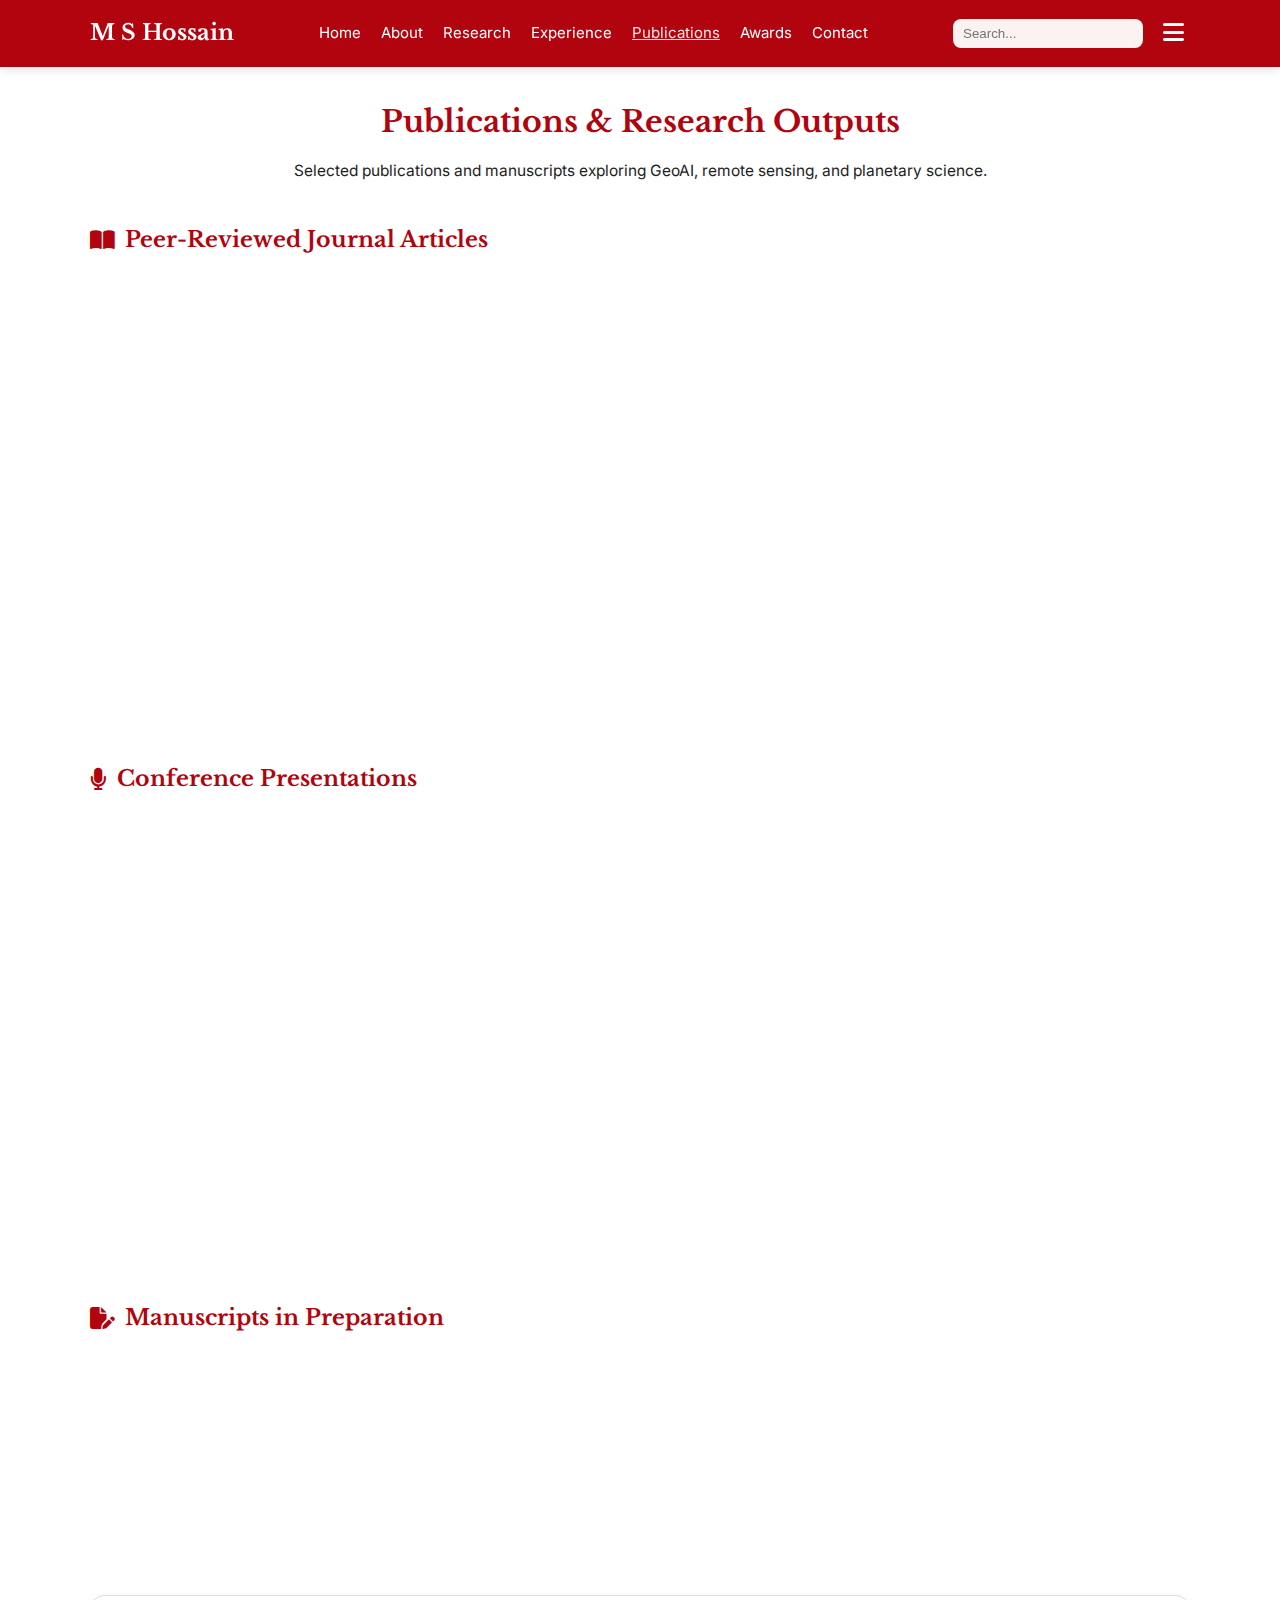
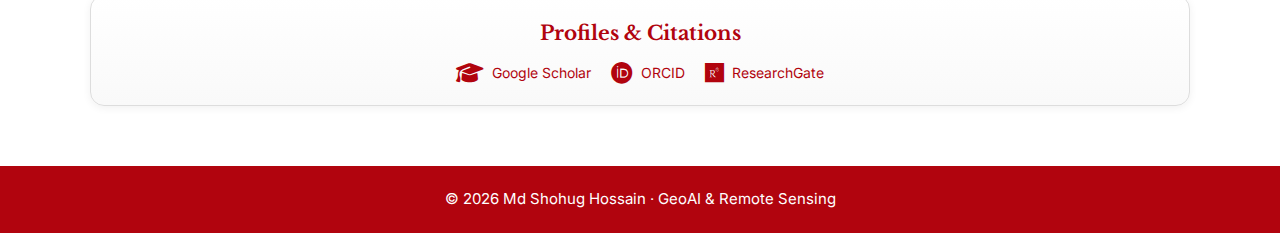
<file: publications.html>
<!doctype html>
<html lang="en">
<head>
  <title>Publications — M S Hossain</title>
  <meta charset="utf-8">
  <meta name="viewport" content="width=device-width, initial-scale=1">

  <!-- ===== SEO & SOCIAL ===== -->
  <meta name="description" content="Publications and research outputs by Md Shohug Hossain — GeoAI, Remote Sensing, Planetary Science.">
  <meta name="keywords" content="Md Shohug Hossain, publications, GeoAI, remote sensing, planetary science, Mars, CTX, CRISM">
  <meta name="author" content="Md Shohug Hossain">
  <meta name="robots" content="index, follow">
  <link rel="canonical" href="https://shohugmdhossain.github.io/publications.html">
  <meta name="theme-color" content="#b1040e">
  <meta name="color-scheme" content="light dark">
  <meta property="og:type" content="website">
  <meta property="og:title" content="Publications — M S Hossain">
  <meta property="og:description" content="Selected publications and manuscripts exploring GeoAI, remote sensing, and planetary science.">
  <meta property="og:image" content="https://shohugmdhossain.github.io/profile.jpg">
  <meta property="og:url" content="https://shohugmdhossain.github.io/publications.html">
  <meta name="twitter:card" content="summary_large_image">
  <meta name="twitter:creator" content="@Hmdshohug10">
  <link rel="icon" href="favicon.ico" type="image/x-icon">

  <!-- ===== FONTS & ICONS ===== -->
  <link rel="preconnect" href="https://fonts.googleapis.com">
  <link rel="preconnect" href="https://fonts.gstatic.com" crossorigin>
  <link rel="preload" href="https://fonts.googleapis.com/css2?family=Inter:wght@300;400;600&family=Libre+Baskerville:wght@400;700&display=swap" as="style">
  <link href="https://fonts.googleapis.com/css2?family=Inter:wght@300;400;600&family=Libre+Baskerville:wght@400;700&display=swap" rel="stylesheet">
  <link rel="stylesheet" href="https://cdnjs.cloudflare.com/ajax/libs/font-awesome/6.5.2/css/all.min.css">

  <style>
    :root {
      --accent:#b1040e; --accentDark:#93030b;
      --bg:#fff; --bg2:#f9f9f9;
      --text:#222; --muted:#555; --line:#ddd;
      --max:1100px;
    }

    html,body{height:100%;scroll-behavior:smooth;}
    body{
      margin:0;background:var(--bg);color:var(--text);
      font-family:Inter,system-ui,Segoe UI,Roboto,Arial,sans-serif;
      line-height:1.75;
    }
    img,video{max-width:100%;height:auto;}
    *:focus-visible{outline:2px solid var(--accent);outline-offset:2px;}

    .wrap{max-width:var(--max);margin:0 auto;padding:0 20px;} /* aligns with navbar/hamburger edges */
    a{color:var(--accent);text-decoration:none;border-bottom:1px solid transparent;transition:.2s;}
    a:hover{border-bottom-color:var(--accent);}

    /* ===== NAVBAR ===== */
    .site-header{
      position:fixed;top:0;left:0;right:0;z-index:1000;
      background:var(--accent);color:#fff;
      box-shadow:0 3px 10px rgba(0,0,0,.1);transition:.25s;
    }
    .nav-bar{display:flex;align-items:center;justify-content:space-between;padding:14px 0;}
    .brand{font-family:"Libre Baskerville",serif;font-weight:700;font-size:22px;color:#fff;transition:.25s;}
    .nav-links{display:flex;gap:20px;align-items:center;}
    .nav-links a{color:#fff;border:0;font-size:15px;}
    .nav-links a:hover,.nav-links a.active{text-decoration:underline;opacity:.9;}
    .right-cluster{display:flex;align-items:center;gap:14px;}
    .search-box form{display:flex;}
    .search-box input{
      border:none;border-radius:8px;background:rgba(255,255,255,.95);
      color:#222;padding:7px 10px;width:170px;transition:width .25s;
    }
    .search-box input:focus{outline:none;width:220px;}
    .menu-toggle{background:none;border:none;color:#fff;font-size:24px;cursor:pointer;transition:.2s;}
    .menu-toggle:hover{transform:scale(1.08);}

    /* ===== OVERLAY MENU ===== */
    .dropdown-nav{
      position:fixed;top:0;left:0;right:0;bottom:0;
      background:rgba(177,4,14,.75);backdrop-filter:blur(10px);
      display:flex;flex-direction:column;align-items:center;justify-content:center;
      gap:24px;z-index:9999;opacity:0;visibility:hidden;transition:.3s;
    }
    .dropdown-nav.active{opacity:1;visibility:visible;}
    .dropdown-nav a{color:#fff;font-size:22px;font-weight:500;border:0;}
    .dropdown-close{
      position:absolute;top:20px;right:28px;color:#fff;font-size:26px;
      border:none;background:none;cursor:pointer;transition:transform .2s ease;
    }
    .dropdown-close:hover{transform:rotate(90deg);}

    /* ===== HERO INTRO (white under nav) ===== */
    .hero-intro{margin-top:calc(80px + 16px);text-align:center;}
    .hero-intro h1{
      color:var(--accent);font-family:"Libre Baskerville",serif;
      font-size:30px;margin:0 0 8px;
    }
    .hero-intro p{
      margin:0 auto;max-width:900px;
      color:var(--text);font-size:15.5px;line-height:1.85;
    }

    /* ===== SECTION HEAD ===== */
    .pub-section{margin-top:36px;}
    .pub-title{
      font-size:22px;font-family:"Libre Baskerville",serif;color:var(--accent);
      font-weight:700;display:flex;align-items:center;gap:10px;margin:20px 0 16px;
    }

    /* ===== PUBLICATION CARDS ===== */
    .pub-card{
      background:var(--bg2);border:1px solid var(--line);border-radius:14px;
      padding:22px 26px;box-shadow:0 2px 8px rgba(0,0,0,.08);
      margin-bottom:22px;transition:transform .25s ease,box-shadow .25s ease;
      opacity:0;transform:translateY(12px);animation:fadeUp .6s ease forwards;
    }
    .pub-card:hover{transform:translateY(-3px);box-shadow:0 6px 14px rgba(0,0,0,.12);}
    .pub-card h3{margin:0 0 6px;font-size:18px;}
    .pub-card h3 a{color:var(--accent);border-bottom:0;}
    .pub-meta{color:var(--muted);font-size:14px;margin:2px 0 10px;}
    .pub-card p{color:var(--text);font-size:15px;text-align:justify;margin:0 0 10px;}

    .tools{display:flex;flex-wrap:wrap;gap:8px;margin-top:10px;}
    .tool-chip{
      background:#fff;color:var(--accent);border:1px solid var(--accent);
      padding:4px 10px;border-radius:999px;font-size:13px;transition:.2s ease;
    }
    .tool-chip:hover{background:var(--accent);color:#fff;border-color:var(--accentDark);}

    /* staggered animation like Experience page */
    .fade-1{animation-delay:.05s;} .fade-2{animation-delay:.15s;}
    .fade-3{animation-delay:.25s;} .fade-4{animation-delay:.35s;}
    .fade-5{animation-delay:.45s;} .fade-6{animation-delay:.55s;}
    @keyframes fadeUp{to{opacity:1;transform:translateY(0);}}

    /* ===== CITATIONS & PROFILES ===== */
    .profiles{
      background:linear-gradient(180deg,#fff,var(--bg2));
      border:1px solid var(--line);border-radius:14px;padding:20px 22px;
      box-shadow:0 2px 8px rgba(0,0,0,.06);margin-top:28px;text-align:center;
    }
    .profiles h3{
      margin:0 0 10px;color:var(--accent);font-size:20px;
      font-family:"Libre Baskerville",serif;
    }
    .profile-links{display:flex;justify-content:center;gap:20px;flex-wrap:wrap;}
    .profile-links a{
      border:0;font-size:22px;color:var(--accent);
      display:inline-flex;align-items:center;gap:8px;
    }
    .profile-links a span{font-size:14px;}
    .profile-links a:hover{opacity:.9;transform:translateY(-1px);}

    /* ===== FOOTER & BACK TO TOP ===== */
    footer.site{background:var(--accent);color:#fff;text-align:center;margin-top:60px;}
    footer.site .wrap{padding:20px;} footer.site p{margin:0;font-size:15px;}

    #toTop{
      position:fixed;bottom:20px;right:20px;background:var(--accent);color:#fff;
      border:none;border-radius:50%;width:42px;height:42px;font-size:18px;
      cursor:pointer;display:none;z-index:999;
    }
    #toTop.show{display:block;}

    .site-header.shrink{padding:4px 0!important;box-shadow:0 3px 10px rgba(0,0,0,0.25);}
    .site-header.shrink .brand{font-size:18px;}

    @media(max-width:900px){
      .nav-links{display:none;}
      .hero-intro{margin-top:calc(100px);}
      .hero-intro p{padding:0 4px;text-align:justify;}
    }
  </style>
</head>

<body>
  <!-- ===== NAVBAR ===== -->
  <header class="site-header">
    <div class="wrap nav-bar">
      <div class="brand">M S Hossain</div>
      <nav class="nav-links">
        <a href="index.html">Home</a>
        <a href="about.html">About</a>
        <a href="research.html">Research</a>
        <a href="experience.html">Experience</a>
        <a href="publications.html" class="active">Publications</a>
        <a href="awards.html">Awards</a>
        <a href="contact.html">Contact</a>
      </nav>
      <div class="right-cluster">
        <div class="search-box">
          <form action="https://www.google.com/search" method="get" target="_blank">
            <input type="text" name="q" placeholder="Search..." id="searchInput">
            <input type="hidden" name="sitesearch" value="shohugmdhossain.github.io">
          </form>
        </div>
        <button class="menu-toggle" aria-label="Toggle menu"><i class="fas fa-bars"></i></button>
      </div>
    </div>
  </header>

  <!-- ===== OVERLAY MENU ===== -->
  <div class="dropdown-nav" id="overlayMenu">
    <button class="dropdown-close" aria-label="Close menu"><i class="fas fa-times"></i></button>
    <a href="index.html">Home</a>
    <a href="about.html">About</a>
    <a href="research.html">Research</a>
    <a href="experience.html">Experience</a>
    <a href="publications.html" class="active">Publications</a>
    <a href="awards.html">Awards</a>
    <a href="contact.html">Contact</a>
  </div>

  <!-- ===== MAIN ===== -->
  <main class="wrap">
    <section class="hero-intro">
      <h1>Publications & Research Outputs</h1>
      <p>Selected publications and manuscripts exploring GeoAI, remote sensing, and planetary science.</p>
    </section>

    <!-- ===== JOURNAL ARTICLES ===== -->
    <section class="pub-section" aria-label="Peer-Reviewed Journal Articles">
      <h2 class="pub-title"><i class="fa-solid fa-book-open"></i> Peer-Reviewed Journal Articles</h2>

      <article class="pub-card fade-1">
        <h3><a href="#">Automated Mound Detection on Mars Using Deep Learning</a></h3>
        <div class="pub-meta"><b>Md Shohug Hossain</b>, ABC · Planetary Science Journal (Under Review, 2025)</div>
        <p>Introduces a GeoAI framework leveraging Faster R-CNN for large-scale detection of mound-like geomorphologies across Martian CTX imagery. Evaluated across multi-resolution datasets with precision–recall benchmarking.</p>
        <div class="tools">
          <span class="tool-chip">Deep Learning</span><span class="tool-chip">Planetary Geomorphology</span><span class="tool-chip">Detectron2</span>
        </div>
      </article>

      <article class="pub-card fade-2">
        <h3><a href="#">Spectral Unmixing of CRISM Imagery Using Autoencoder Networks</a></h3>
        <div class="pub-meta"><b>Md Shohug Hossain</b>, ABC · Remote Sensing of Environment (In Preparation, 2025)</div>
        <p>Proposes a nonlinear deep unmixing model for CRISM hyperspectral imagery to identify surface mineralogy and infer aqueous alteration histories across Martian terrains.</p>
        <div class="tools">
          <span class="tool-chip">Hyperspectral</span><span class="tool-chip">CRISM</span><span class="tool-chip">Autoencoder</span>
        </div>
      </article>
    </section>

    <!-- ===== CONFERENCE ===== -->
    <section class="pub-section" aria-label="Conference Presentations">
      <h2 class="pub-title"><i class="fa-solid fa-microphone"></i> Conference Presentations</h2>

      <article class="pub-card fade-1">
        <h3><a href="#">Mars Surface Feature Detection Using Faster R-CNN</a></h3>
        <div class="pub-meta">Presented at AGU Fall Meeting · San Francisco, USA · 2025</div>
        <p>Presented a machine-learning pipeline for planetary geomorphological feature detection. Discussed transfer learning approaches for planetary datasets and validation challenges with limited annotated imagery.</p>
        <div class="tools">
          <span class="tool-chip">AGU</span><span class="tool-chip">Planetary Science</span><span class="tool-chip">GeoAI</span>
        </div>
      </article>

      <article class="pub-card fade-2">
        <h3><a href="#">Urban Accessibility Mapping with Vision Models</a></h3>
        <div class="pub-meta">IEEE IGARSS · Kuala Lumpur, Malaysia · 2024</div>
        <p>Introduced an object detection workflow to classify and map urban sidewalk features using YOLOv8 and Faster R-CNN. Demonstrated its potential for inclusive urban design assessment.</p>
        <div class="tools">
          <span class="tool-chip">YOLOv8</span><span class="tool-chip">Computer Vision</span><span class="tool-chip">Urban Analytics</span>
        </div>
      </article>
    </section>

    <!-- ===== MANUSCRIPTS ===== -->
    <section class="pub-section" aria-label="Manuscripts in Preparation">
      <h2 class="pub-title"><i class="fa-solid fa-file-pen"></i> Manuscripts in Preparation</h2>

      <article class="pub-card fade-1">
        <h3><a href="#">Benchmark Dataset for Martian Mound Morphology</a></h3>
        <div class="pub-meta">Planned Submission: Planetary and Space Science · 2026</div>
        <p>Developing an open-source benchmark dataset with COCO-formatted annotations of mound-like structures in Martian CTX images to support reproducible planetary GeoAI research.</p>
        <div class="tools">
          <span class="tool-chip">Dataset</span><span class="tool-chip">COCO</span><span class="tool-chip">Planetary AI</span>
        </div>
      </article>
    </section>

    <!-- ===== CITATIONS & PROFILES ===== -->
    <section class="profiles" aria-label="Citations and Profiles">
      <h3>Profiles & Citations</h3>
      <div class="profile-links">
        <a href="#" aria-label="Google Scholar"><i class="fa-solid fa-graduation-cap"></i><span>Google Scholar</span></a>
        <a href="#" aria-label="ORCID"><i class="fa-brands fa-orcid"></i><span>ORCID</span></a>
        <a href="#" aria-label="ResearchGate"><i class="fa-brands fa-researchgate"></i><span>ResearchGate</span></a>
      </div>
    </section>
  </main>

  <!-- ===== FOOTER ===== -->
  <footer class="site">
    <div class="wrap"><p>© <span id="y"></span> Md Shohug Hossain · GeoAI & Remote Sensing</p></div>
  </footer>

  <!-- ===== BACK TO TOP ===== -->
  <button id="toTop" aria-label="Back to top"><i class="fa-solid fa-chevron-up"></i></button>

  <!-- ===== JS ===== -->
  <script>
    document.addEventListener("DOMContentLoaded",()=>{
      const y=document.getElementById("y"); if(y) y.textContent=new Date().getFullYear();

      const header=document.querySelector(".site-header");
      const toggle=document.querySelector(".menu-toggle");
      const overlay=document.getElementById("overlayMenu");
      const closeBtn=document.querySelector(".dropdown-close");
      const toTop=document.getElementById("toTop");

      const openMenu=()=>overlay.classList.add("active");
      const closeMenu=()=>overlay.classList.remove("active");
      toggle.addEventListener("click",openMenu);
      closeBtn.addEventListener("click",closeMenu);
      overlay.addEventListener("click",e=>{ if(e.target===overlay) closeMenu(); });
      document.addEventListener("keydown",e=>{ if(e.key==="Escape") closeMenu(); });

      window.addEventListener("scroll",()=>{
        if(window.scrollY>50) header.classList.add("shrink"); else header.classList.remove("shrink");
        if(window.scrollY>200) toTop.classList.add("show"); else toTop.classList.remove("show");
      });
      toTop.addEventListener("click",()=>window.scrollTo({top:0,behavior:"smooth"}));
    });
  </script>

  <!-- ===== JSON-LD (ItemList of ScholarlyArticle) ===== -->
  <script type="application/ld+json">
  {
    "@context":"https://schema.org",
    "@type":"ItemList",
    "name":"Publications — M S Hossain",
    "itemListElement":[
      {
        "@type":"ListItem","position":1,
        "item":{
          "@type":"ScholarlyArticle",
          "name":"Automated Mound Detection on Mars Using Deep Learning",
          "author":[{"@type":"Person","name":"Md Shohug Hossain"},{"@type":"Person","name":"ABC"}],
          "publicationType":"UnderReview",
          "isPartOf":{"@type":"Periodical","name":"Planetary Science Journal"},
          "dateSubmitted":"2025",
          "url":"#"
        }
      },
      {
        "@type":"ListItem","position":2,
        "item":{
          "@type":"ScholarlyArticle",
          "name":"Spectral Unmixing of CRISM Imagery Using Autoencoder Networks",
          "author":[{"@type":"Person","name":"Md Shohug Hossain"},{"@type":"Person","name":"ABC"}],
          "publicationType":"Manuscript",
          "isPartOf":{"@type":"Periodical","name":"Remote Sensing of Environment"},
          "dateCreated":"2025",
          "url":"#"
        }
      },
      {
        "@type":"ListItem","position":3,
        "item":{
          "@type":"CreativeWork",
          "name":"Mars Surface Feature Detection Using Faster R-CNN",
          "event":{"@type":"Event","name":"AGU Fall Meeting","location":{"@type":"Place","name":"San Francisco, USA"}},
          "datePublished":"2025",
          "url":"#"
        }
      },
      {
        "@type":"ListItem","position":4,
        "item":{
          "@type":"CreativeWork",
          "name":"Urban Accessibility Mapping with Vision Models",
          "event":{"@type":"Event","name":"IEEE IGARSS","location":{"@type":"Place","name":"Kuala Lumpur, Malaysia"}},
          "datePublished":"2024",
          "url":"#"
        }
      },
      {
        "@type":"ListItem","position":5,
        "item":{
          "@type":"CreativeWork",
          "name":"Benchmark Dataset for Martian Mound Morphology",
          "isPartOf":{"@type":"Periodical","name":"Planetary and Space Science"},
          "dateCreated":"2026",
          "url":"#"
        }
      }
    ]
  }
  </script>
</body>
</html>
</file>
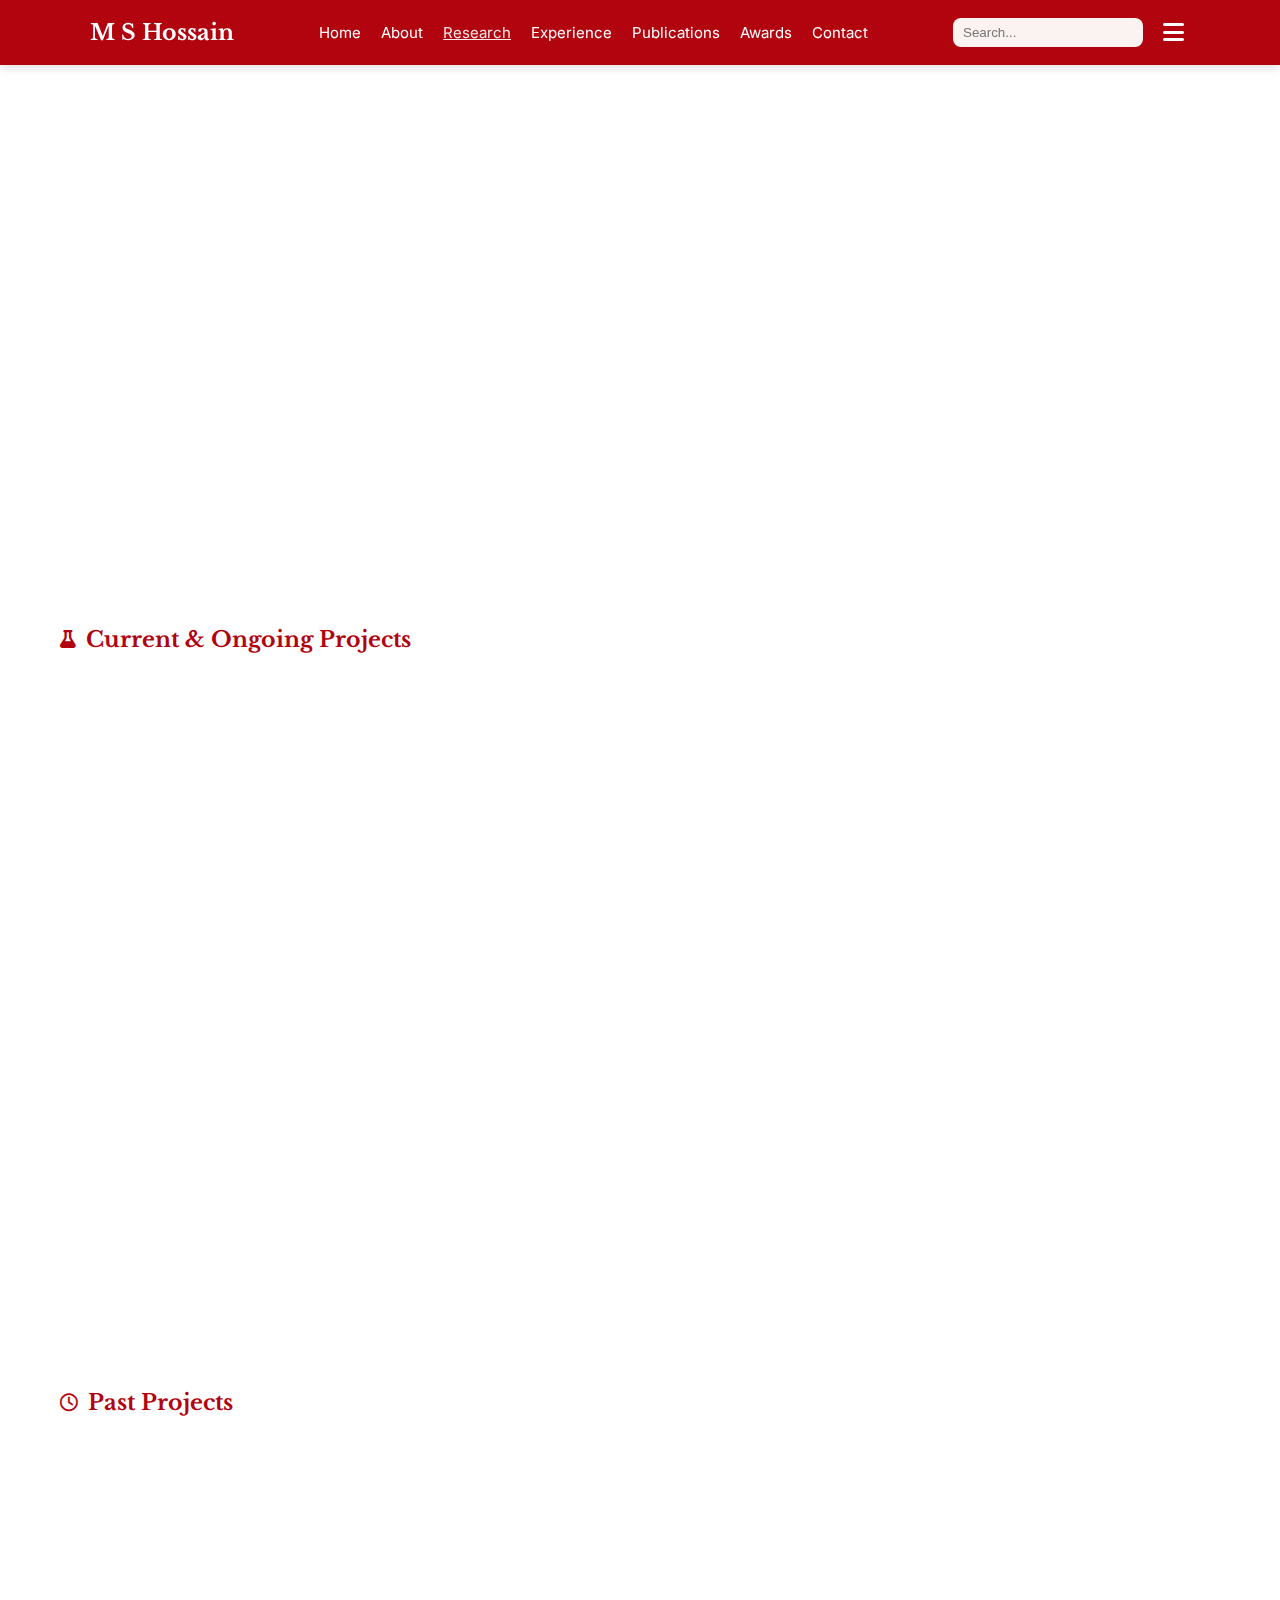
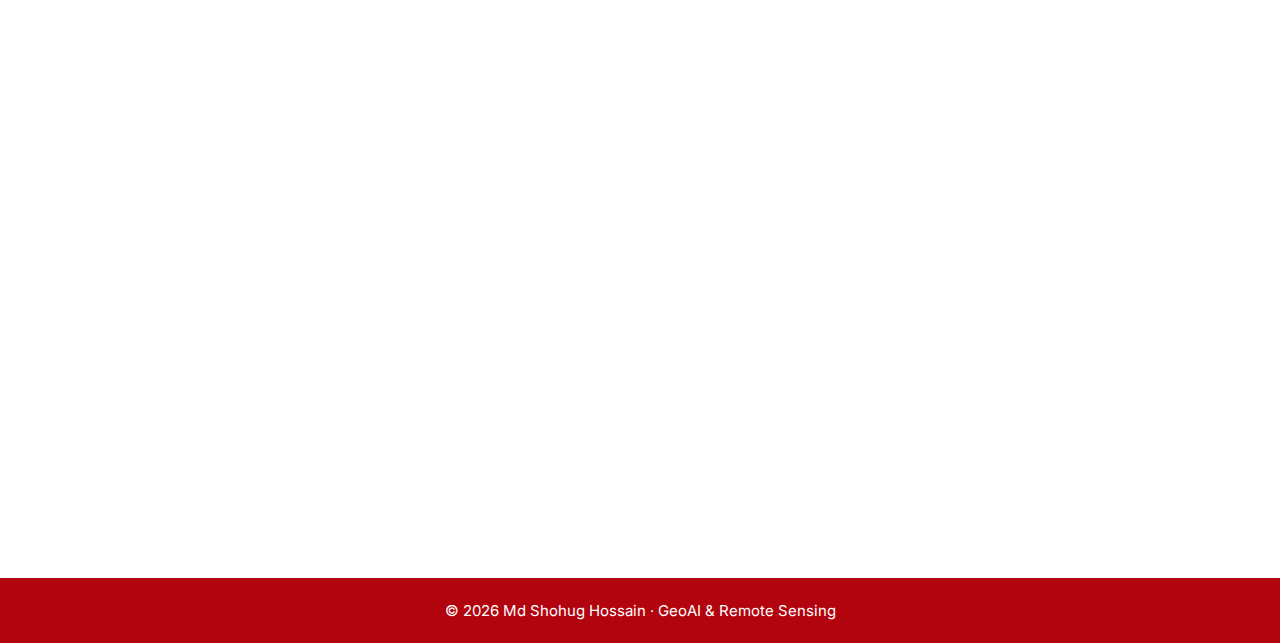
<file: research.html>
<!doctype html>
<html lang="en">
<head>
  <title>Research — M S Hossain</title>
  <meta charset="utf-8">
  <meta name="viewport" content="width=device-width, initial-scale=1">
  <meta name="description" content="Research by Md Shohug Hossain — GeoAI, remote sensing, and planetary surface analysis across Earth and Mars.">
  <link rel="preconnect" href="https://fonts.googleapis.com">
  <link rel="preconnect" href="https://fonts.gstatic.com" crossorigin>
  <link href="https://fonts.googleapis.com/css2?family=Inter:wght@300;400;600&family=Libre+Baskerville:wght@400;700&display=swap" rel="stylesheet">
  <link rel="stylesheet" href="https://cdnjs.cloudflare.com/ajax/libs/font-awesome/6.5.2/css/all.min.css">

  <style>
    :root{
      --accent:#b1040e;
      --bg:#fff; --bg2:#f9f9f9;
      --text:#222; --muted:#555; --line:#ddd;
      --max:1100px;

      --mars:#b1040e;
      --earth:#2e7d32;
      --geo:#0f766e;
    }

    html,body{height:100%;}
    body{
      margin:0;background:var(--bg);color:var(--text);
      font-family:Inter,system-ui,Segoe UI,Roboto,Arial,sans-serif;
      line-height:1.7;
    }

    .wrap{max-width:var(--max);margin:0 auto;padding:0 40px;}
    a{color:var(--accent);text-decoration:none;border-bottom:1px solid transparent;transition:.2s;}
    a:hover{border-bottom-color:var(--accent);}

    /* ===== NAVBAR ===== */
    .site-header{
      position:fixed;top:0;left:0;right:0;z-index:1000;
      background:var(--accent);color:#fff;
      box-shadow:0 3px 10px rgba(0,0,0,.12);
      transition:all .25s ease;
    }
    .nav-bar{display:flex;align-items:center;justify-content:space-between;padding:14px 0;}
    .brand{font-family:"Libre Baskerville",serif;font-weight:700;font-size:22px;color:#fff;}
    .nav-links{display:flex;gap:20px;align-items:center;}
    .nav-links a{color:#fff;border:0;font-size:15px;}
    .nav-links a:hover,.nav-links a.active{text-decoration:underline;opacity:.9;}
    .right-cluster{display:flex;align-items:center;gap:14px;}
    .search-box form{display:flex;}
    .search-box input{
      border:none;border-radius:8px;background:rgba(255,255,255,.95);
      color:#222;padding:7px 10px;width:170px;transition:width .25s;
    }
    .search-box input:focus{outline:none;width:220px;}
    .menu-toggle{background:none;border:none;color:#fff;font-size:24px;cursor:pointer;}
    .menu-toggle:hover{transform:scale(1.08);}

    /* ===== OVERLAY MENU ===== */
    .dropdown-nav{
      position:fixed;top:0;left:0;right:0;bottom:0;
      background:rgba(177,4,14,.75);backdrop-filter:blur(10px);
      display:flex;flex-direction:column;align-items:center;justify-content:center;
      gap:24px;z-index:9999;opacity:0;visibility:hidden;
      transition:opacity .25s ease,visibility .25s ease;
    }
    .dropdown-nav.active{opacity:1;visibility:visible;}
    .dropdown-nav a{color:#fff;font-size:22px;font-weight:500;border:0;}
    .dropdown-close{
      position:absolute;top:20px;right:28px;color:#fff;font-size:26px;
      border:none;background:none;cursor:pointer;
      transition:transform .2s ease;
    }
    .dropdown-close:hover{transform:rotate(90deg);}

    /* ===== HERO ===== */
    .hero-gradient{
      margin-top:70px;
      background:#fff;
      color:var(--text);
      position:relative;
      padding:50px 0 20px;
    }
    .hero-inner{
      max-width:1000px;
      margin-left:60px;
      margin-right:60px;
    }
    .hero-title{
      font-family:"Libre Baskerville",serif;font-size:30px;font-weight:700;
      margin:0;letter-spacing:.2px;text-align:left;color:var(--accent);
    }
    .hero-sub{
      max-width:1000px;margin:0;font-size:15.5px;line-height:1.8;opacity:.95;text-align:justify;
    }
    .hero-badges{display:flex;flex-wrap:wrap;gap:10px;margin-top:8px;}
    .hero-badge{
      border:1px solid var(--accent);color:var(--accent);
      background:rgba(177,4,14,0.08);padding:6px 10px;border-radius:999px;
      font-size:13px;
    }

    .aligned-wrap{
      max-width:1000px;
      margin-left:60px;
      margin-right:60px;
    }

    /* ===== THEMES ===== */
    .themes{padding:34px 0 10px;}
    .theme-grid{display:grid;grid-template-columns:repeat(3,1fr);gap:20px;}
    .theme{
      background:var(--bg2);border:1px solid var(--line);border-radius:14px;padding:20px 18px;
      box-shadow:0 2px 8px rgba(0,0,0,0.08);
      transition:transform .25s ease,box-shadow .25s ease;
      display:flex;gap:14px;align-items:flex-start;
    }
    .theme:hover{transform:translateY(-4px);box-shadow:0 6px 14px rgba(0,0,0,0.12);}
    .theme .icon{
      width:40px;height:40px;border-radius:10px;display:flex;align-items:center;justify-content:center;color:#fff;flex:0 0 auto;
    }
    .icon.planet{background:var(--mars);} .icon.earth{background:var(--earth);} .icon.map{background:var(--geo);}
    .theme h3{margin:0 0 6px;font-size:16px;color:var(--accent);font-family:"Libre Baskerville",serif;}
    .theme p{margin:0;font-size:14.5px;color:var(--text);text-align:justify;}

    /* ===== SECTION HEAD ===== */
    .section-head{
      margin:34px 0 16px;display:flex;align-items:center;gap:10px;color:var(--accent);
      font-family:"Libre Baskerville",serif;font-size:22px;font-weight:700;
    }
    .section-head i{font-size:18px;}

    /* ===== PROJECT CARDS ===== */
    .proj{
      background:var(--bg2);border:1px solid var(--line);border-radius:16px;padding:22px;
      display:grid;grid-template-columns:64px 1fr;gap:16px;align-items:start;
      box-shadow:0 2px 8px rgba(0,0,0,0.08);
      transition:transform .25s ease,box-shadow .25s ease;
    }
    .proj:hover{transform:translateY(-4px);box-shadow:0 8px 18px rgba(177,4,14,0.18);}
    .proj + .proj{margin-top:16px;}
    .proj .thumb{
      width:64px;height:64px;border-radius:12px;display:flex;align-items:center;justify-content:center;color:#fff;font-size:22px;
    }
    .thumb.mars{background:var(--mars);}
    .thumb.crism{background:#6a1b9a;}
    .thumb.city{background:#37474f;}
    .thumb.wetland{background:#2e7d32;}
    .thumb.land{background:#8d6e63;}
    .thumb.heat{background:#ef6c00;}

    .proj h4{margin:0;color:var(--accent);font-size:18px;}
    .meta{color:var(--muted);font-size:14px;margin:4px 0 10px;}
    .proj p{margin:0;color:var(--text);font-size:15px;text-align:justify;}
    .chips{display:flex;flex-wrap:wrap;gap:8px;margin-top:10px;}
    .chip{
      background:#fff;color:var(--accent);
      border:1px solid var(--accent);padding:4px 10px;border-radius:999px;font-size:13px;transition:.2s ease;
    }
    .chip:hover{background:var(--accent);color:#fff;}

    footer.site{background:var(--accent);color:#fff;text-align:center;margin-top:60px;}
    footer.site .wrap{padding:20px;} footer.site p{margin:0;font-size:15px;}

    .fade-in{opacity:0;transform:translateY(12px);animation:fadeUp .6s ease forwards;}
    .fade-1{animation-delay:.05s;} .fade-2{animation-delay:.15s;} .fade-3{animation-delay:.25s;}
    @keyframes fadeUp{to{opacity:1;transform:translateY(0);}}

    @media(max-width:900px){
      .nav-links{display:none;}
      .wrap{padding:0 24px;}
      .hero-inner,.aligned-wrap{margin-right:24px;margin-left:24px;}
    }
  </style>
</head>

<body>
  <!-- NAVBAR -->
  <header class="site-header">
    <div class="wrap nav-bar">
      <div class="brand">M S Hossain</div>
      <nav class="nav-links">
        <a href="index.html">Home</a>
        <a href="about.html">About</a>
        <a href="research.html" class="active">Research</a>
        <a href="experience.html">Experience</a>
        <a href="publications.html">Publications</a>
        <a href="awards.html">Awards</a>
        <a href="contact.html">Contact</a>
      </nav>
      <div class="right-cluster">
        <div class="search-box">
          <form action="https://www.google.com/search" method="get" target="_blank">
            <input type="text" name="q" placeholder="Search..." id="searchInput">
            <input type="hidden" name="sitesearch" value="shohugmdhossain.github.io">
          </form>
        </div>
        <button class="menu-toggle" aria-label="Toggle menu"><i class="fas fa-bars"></i></button>
      </div>
    </div>
  </header>

  <!-- OVERLAY MENU -->
  <div class="dropdown-nav" id="overlayMenu">
    <button class="dropdown-close" aria-label="Close menu"><i class="fas fa-times"></i></button>
    <a href="index.html">Home</a>
    <a href="about.html">About</a>
    <a href="research.html" class="active">Research</a>
    <a href="experience.html">Experience</a>
    <a href="publications.html">Publications</a>
    <a href="awards.html">Awards</a>
    <a href="contact.html">Contact</a>
  </div>

  <!-- HERO -->
  <section class="hero-gradient">
    <div class="hero-inner">
      <h1 class="hero-title fade-in fade-1">Exploring Earth and Beyond: GeoAI for Planetary & Environmental Discovery</h1>
      <p class="hero-sub fade-in fade-2">
        Integrating <b>GeoAI</b>, <b>remote sensing</b>, and <b>planetary data analytics</b> to understand surface evolution across Earth and Mars.
        I build interpretable ML workflows on high-performance GPUs to translate multispectral and radar imagery into geophysical insight.
      </p>
      <div class="hero-badges fade-in fade-3">
        <span class="hero-badge"><i class="fa-solid fa-satellite"></i> Planetary Geomorphology</span>
        <span class="hero-badge"><i class="fa-solid fa-globe"></i> Earth Observation</span>
        <span class="hero-badge"><i class="fa-solid fa-brain"></i> Deep Learning</span>
        <span class="hero-badge"><i class="fa-solid fa-microchip"></i> HPC (A100)</span>
      </div>
    </div>
  </section>

  <!-- THEMES -->
  <section class="themes aligned-wrap">
    <div class="theme-grid">
      <div class="theme fade-in fade-1">
        <div class="icon planet"><i class="fa-solid fa-satellite"></i></div>
        <div>
          <h3>Planetary Science & GeoAI</h3>
          <p>Detecting mound-like landforms and spectral signatures to reconstruct Martian surface history with interpretable ML.</p>
        </div>
      </div>
      <div class="theme fade-in fade-2">
        <div class="icon earth"><i class="fa-solid fa-globe"></i></div>
        <div>
          <h3>Earth & Environmental Analytics</h3>
          <p>Urban accessibility and wetland dynamics via SAR/optical fusion, robust validation, and scalable model training.</p>
        </div>
      </div>
      <div class="theme fade-in fade-3">
        <div class="icon map"><i class="fa-solid fa-map"></i></div>
        <div>
          <h3>Geospatial Modeling & Land Dynamics</h3>
          <p>Long-term land-cover change, thermal patterns, and landscape modeling using ensemble learning approaches.</p>
        </div>
      </div>
    </div>
  </section>

  <!-- CURRENT PROJECTS -->
  <div class="aligned-wrap">
    <div class="section-head"><i class="fa-solid fa-flask"></i> Current & Ongoing Projects</div>

    <article class="proj fade-in fade-1">
      <div class="thumb mars"><i class="fa-solid fa-mountain"></i></div>
      <div>
        <h4>Mars Mound Detection Using Deep Learning</h4>
        <div class="meta">Planetary Geomorphology · 2024–Present</div>
        <p>Applying <b>Faster R-CNN</b> and <b>Mask R-CNN</b> frameworks to detect mound-like geomorphologic features in <b>CTX imagery</b> from Mars.
          Leveraging <b>LONI A100 GPU clusters</b> for large-scale geological surface mapping and rigorous validation workflows.</p>
        <div class="chips">
          <span class="chip">Faster R-CNN</span><span class="chip">Detectron2</span>
          <span class="chip">COCO JSON</span><span class="chip">LONI GPU</span>
        </div>
      </div>
    </article>

    <article class="proj fade-in fade-2">
      <div class="thumb crism"><i class="fa-solid fa-rainbow"></i></div>
      <div>
        <h4>CRISM Spectral Mineral Mapping</h4>
        <div class="meta">Planetary Spectroscopy · 2024–Present</div>
        <p>Developing <b>deep unmixing networks</b> for <b>CRISM hyperspectral imagery</b> to characterize surface mineral diversity and identify hydrated minerals,
          informing reconstructions of past aqueous environments in Martian terrains.</p>
        <div class="chips">
          <span class="chip">CRISM</span><span class="chip">Autoencoders</span>
          <span class="chip">Spectral Python</span><span class="chip">Deep Learning</span>
        </div>
      </div>
    </article>

    <article class="proj fade-in fade-3">
      <div class="thumb city"><i class="fa-solid fa-person-walking-with-cane"></i></div>
      <div>
        <h4>Urban Accessibility Mapping with AI</h4>
        <div class="meta">Computer Vision · 2024</div>
        <p>Vision-based workflow to identify sidewalk elements—curb ramps, crosswalks—from urban imagery using <b>Faster R-CNN</b> and <b>YOLOv8</b>.
          Improved validation through <b>LLM-assisted label review</b> and systematic dataset correction.</p>
        <div class="chips">
          <span class="chip">YOLOv8</span><span class="chip">Python</span>
          <span class="chip">Faster R-CNN</span><span class="chip">LLM QA</span>
        </div>
      </div>
    </article>
  </div>

  <!-- PAST PROJECTS -->
  <div class="aligned-wrap">
    <div class="section-head" style="margin-top:30px;"><i class="fa-regular fa-clock"></i> Past Projects</div>

    <article class="proj fade-in fade-1">
      <div class="thumb wetland"><i class="fa-solid fa-water"></i></div>
      <div>
        <h4>Wetland Hydrodynamics & Vegetation Mapping</h4>
        <div class="meta">Remote Sensing · 2023</div>
        <p>Integrated <b>Sentinel-1 SAR</b> and <b>MODIS NDVI</b> time-series data to assess water level fluctuations and vegetation stress in coastal wetlands.
          Demonstrated radar–optical synergy for dynamic hydrologic mapping in monsoon-influenced ecosystems.</p>
        <div class="chips">
          <span class="chip">Sentinel-1</span><span class="chip">MODIS</span>
          <span class="chip">NDVI</span><span class="chip">Earth Engine</span>
        </div>
      </div>
    </article>

    <article class="proj fade-in fade-2">
      <div class="thumb land"><i class="fa-solid fa-seedling"></i></div>
      <div>
        <h4>Land-Cover Change Detection in Bangladesh</h4>
        <div class="meta">Geospatial ML · 2022</div>
        <p>Built a <b>Random Forest + XGBoost</b> ensemble to classify and quantify land-use transitions using <b>Landsat 8</b> and <b>Sentinel-2</b>.
          Produced spatial insights on urban growth and vegetation loss over a decade.</p>
        <div class="chips">
          <span class="chip">Landsat 8</span><span class="chip">Sentinel-2</span>
          <span class="chip">XGBoost</span><span class="chip">Random Forest</span>
        </div>
      </div>
    </article>

    <article class="proj fade-in fade-3">
      <div class="thumb heat"><i class="fa-solid fa-temperature-high"></i></div>
      <div>
        <h4>Urban Heat Island Modeling</h4>
        <div class="meta">Urban Climate · 2021</div>
        <p>Examined surface temperature variations in major South Asian cities using <b>Landsat TIR</b> and <b>MODIS emissivity</b>.
          Developed improved models for urban heat island analysis and emissivity-based correction.</p>
        <div class="chips">
          <span class="chip">Landsat TIR</span><span class="chip">MODIS</span>
          <span class="chip">ArcGIS Pro</span><span class="chip">Python</span>
        </div>
      </div>
    </article>
  </div>

  <footer class="site">
    <div class="wrap"><p>© <span id="y"></span> Md Shohug Hossain · GeoAI & Remote Sensing</p></div>
  </footer>

  <script>
    document.addEventListener("DOMContentLoaded",()=>{
      const y=document.getElementById("y");
      if(y) y.textContent=new Date().getFullYear();

      const toggle=document.querySelector(".menu-toggle");
      const overlay=document.getElementById("overlayMenu");
      const closeBtn=document.querySelector(".dropdown-close");

      if(toggle) toggle.addEventListener("click",()=>overlay.classList.toggle("active"));
      if(closeBtn) closeBtn.addEventListener("click",()=>overlay.classList.remove("active"));
      overlay?.addEventListener("click",e=>{ if(e.target===overlay) overlay.classList.remove("active"); });
      document.addEventListener("keydown",e=>{ if(e.key==="Escape") overlay.classList.remove("active"); });
    });
  </script>
</body>
</html>
</file>
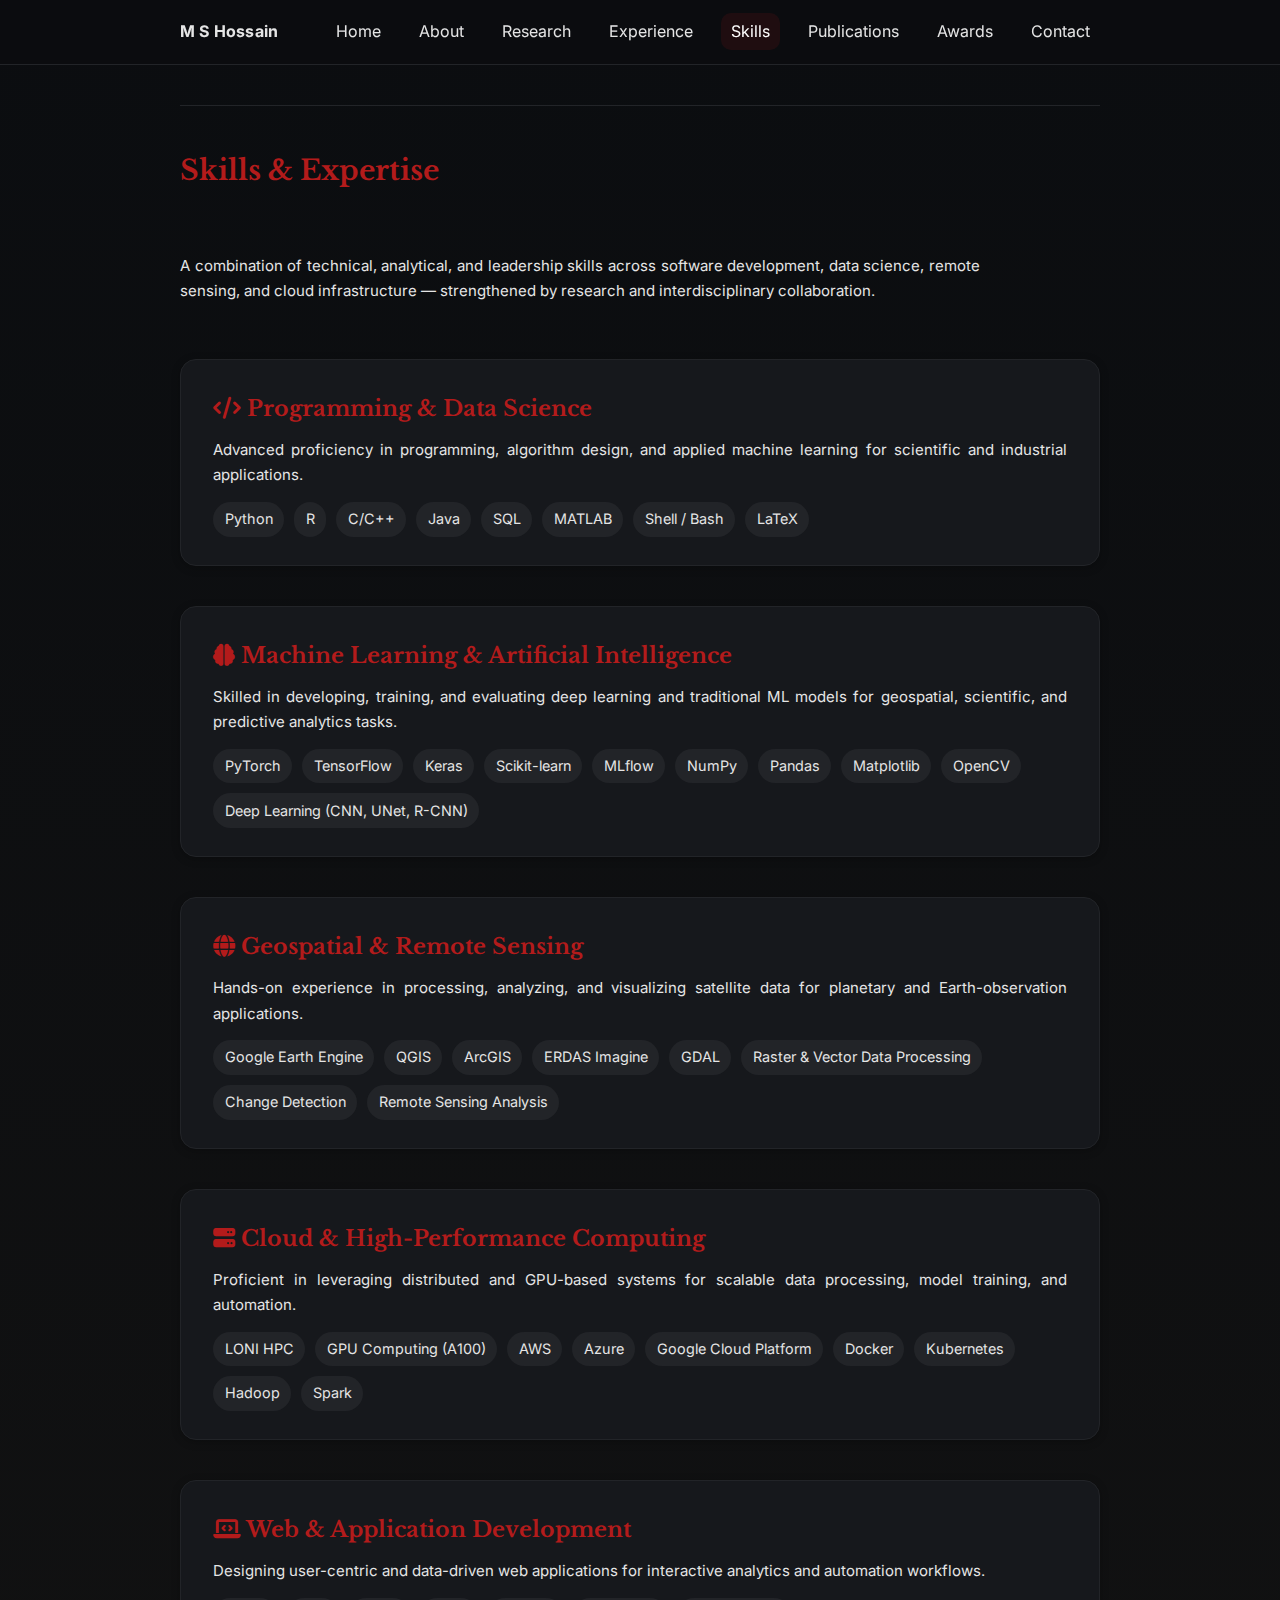
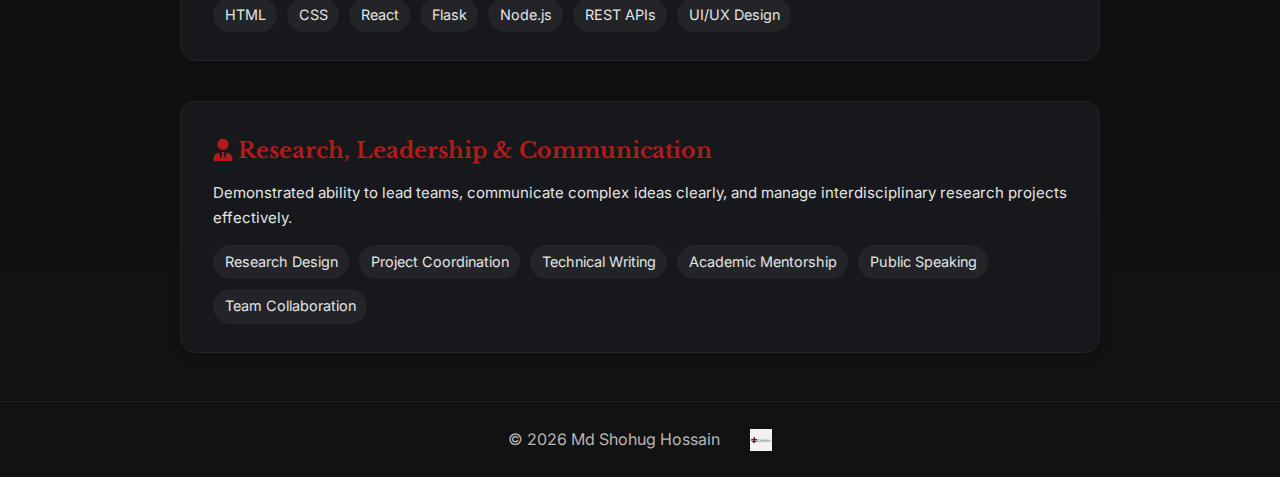
<file: skills.html>
<!doctype html>
<html lang="en">
<head>
  <title>Skills — M S Hossain</title>
  <meta charset="utf-8">
  <meta name="viewport" content="width=device-width, initial-scale=1">
  <link rel="preconnect" href="https://fonts.googleapis.com">
  <link rel="preconnect" href="https://fonts.gstatic.com" crossorigin>
  <link href="https://fonts.googleapis.com/css2?family=Inter:wght@300;400;600&family=Libre+Baskerville:wght@400;700&display=swap" rel="stylesheet">
  <link rel="stylesheet" href="https://cdnjs.cloudflare.com/ajax/libs/font-awesome/6.5.0/css/all.min.css">
  <link rel="stylesheet" href="style.css">

  <style>
    /* ---------- Skills Page Enhancements ---------- */
    .skills-section {
      margin-top: 40px;
      display: flex;
      flex-direction: column;
      gap: 40px;
    }

    .skill-category {
      background: var(--card);
      border: 1px solid var(--line);
      border-radius: 16px;
      padding: 28px 32px;
      box-shadow: 0 2px 8px rgba(0,0,0,0.25);
      transition: transform 0.3s ease, box-shadow 0.3s ease;
    }

    .skill-category:hover {
      transform: translateY(-3px);
      box-shadow: 0 0 10px rgba(179,27,27,0.4);
    }

    .skill-category h2 {
      color: var(--accent);
      font-size: 22px;
      margin-bottom: 8px;
    }

    .skill-category p {
      color: var(--text);
      font-size: 15px;
      margin-bottom: 14px;
      line-height: 1.7;
    }

    .skill-tags {
      display: flex;
      flex-wrap: wrap;
      gap: 10px;
    }

    .skill-tags .tag {
      background: var(--line);
      color: var(--text);
      padding: 0.35em 0.8em;
      border-radius: 999px;
      font-size: 0.9rem;
      transition: background 0.2s ease, color 0.2s ease;
    }

    .skill-tags .tag:hover {
      background: var(--accent);
      color: #fff;
    }

    @media (max-width: 900px) {
      .skills-section {
        gap: 30px;
      }
      .skill-category {
        padding: 22px 20px;
      }
    }
  </style>
</head>

<body>

<header class="site">
  <div class="wrap nav">
    <div class="brand">M S Hossain</div>
    <nav>
      <ul>
        <li><a href="index.html">Home</a></li>
        <li><a href="about.html">About</a></li>
        <li><a href="research.html">Research</a></li>
        <li><a href="experience.html">Experience</a></li>
        <li><a href="skills.html" class="active">Skills</a></li>
        <li><a href="publications.html">Publications</a></li>
        <li><a href="awards.html">Awards</a></li>
        <li><a href="contact.html">Contact</a></li>
      </ul>
    </nav>
  </div>
</header>

<main class="wrap">
  <section class="skills-section">
    <h1 style="color: var(--accent); font-size: 28px; margin-bottom: 10px;">Skills & Expertise</h1>
    <p style="font-size:15px; color:var(--text); max-width:800px;">
      A combination of technical, analytical, and leadership skills across software development, data science, remote sensing, and cloud infrastructure — strengthened by research and interdisciplinary collaboration.
    </p>

    <!-- Programming & Data Science -->
    <div class="skill-category">
      <h2><i class="fa-solid fa-code"></i> Programming & Data Science</h2>
      <p>Advanced proficiency in programming, algorithm design, and applied machine learning for scientific and industrial applications.</p>
      <div class="skill-tags">
        <span class="tag">Python</span>
        <span class="tag">R</span>
        <span class="tag">C/C++</span>
        <span class="tag">Java</span>
        <span class="tag">SQL</span>
        <span class="tag">MATLAB</span>
        <span class="tag">Shell / Bash</span>
        <span class="tag">LaTeX</span>
      </div>
    </div>

    <!-- Machine Learning & AI -->
    <div class="skill-category">
      <h2><i class="fa-solid fa-brain"></i> Machine Learning & Artificial Intelligence</h2>
      <p>Skilled in developing, training, and evaluating deep learning and traditional ML models for geospatial, scientific, and predictive analytics tasks.</p>
      <div class="skill-tags">
        <span class="tag">PyTorch</span>
        <span class="tag">TensorFlow</span>
        <span class="tag">Keras</span>
        <span class="tag">Scikit-learn</span>
        <span class="tag">MLflow</span>
        <span class="tag">NumPy</span>
        <span class="tag">Pandas</span>
        <span class="tag">Matplotlib</span>
        <span class="tag">OpenCV</span>
        <span class="tag">Deep Learning (CNN, UNet, R-CNN)</span>
      </div>
    </div>

    <!-- Geospatial & Remote Sensing -->
    <div class="skill-category">
      <h2><i class="fa-solid fa-globe"></i> Geospatial & Remote Sensing</h2>
      <p>Hands-on experience in processing, analyzing, and visualizing satellite data for planetary and Earth-observation applications.</p>
      <div class="skill-tags">
        <span class="tag">Google Earth Engine</span>
        <span class="tag">QGIS</span>
        <span class="tag">ArcGIS</span>
        <span class="tag">ERDAS Imagine</span>
        <span class="tag">GDAL</span>
        <span class="tag">Raster & Vector Data Processing</span>
        <span class="tag">Change Detection</span>
        <span class="tag">Remote Sensing Analysis</span>
      </div>
    </div>

    <!-- Cloud & HPC -->
    <div class="skill-category">
      <h2><i class="fa-solid fa-server"></i> Cloud & High-Performance Computing</h2>
      <p>Proficient in leveraging distributed and GPU-based systems for scalable data processing, model training, and automation.</p>
      <div class="skill-tags">
        <span class="tag">LONI HPC</span>
        <span class="tag">GPU Computing (A100)</span>
        <span class="tag">AWS</span>
        <span class="tag">Azure</span>
        <span class="tag">Google Cloud Platform</span>
        <span class="tag">Docker</span>
        <span class="tag">Kubernetes</span>
        <span class="tag">Hadoop</span>
        <span class="tag">Spark</span>
      </div>
    </div>

    <!-- Web Development -->
    <div class="skill-category">
      <h2><i class="fa-solid fa-laptop-code"></i> Web & Application Development</h2>
      <p>Designing user-centric and data-driven web applications for interactive analytics and automation workflows.</p>
      <div class="skill-tags">
        <span class="tag">HTML</span>
        <span class="tag">CSS</span>
        <span class="tag">React</span>
        <span class="tag">Flask</span>
        <span class="tag">Node.js</span>
        <span class="tag">REST APIs</span>
        <span class="tag">UI/UX Design</span>
      </div>
    </div>

    <!-- Research & Leadership -->
    <div class="skill-category">
      <h2><i class="fa-solid fa-user-tie"></i> Research, Leadership & Communication</h2>
      <p>Demonstrated ability to lead teams, communicate complex ideas clearly, and manage interdisciplinary research projects effectively.</p>
      <div class="skill-tags">
        <span class="tag">Research Design</span>
        <span class="tag">Project Coordination</span>
        <span class="tag">Technical Writing</span>
        <span class="tag">Academic Mentorship</span>
        <span class="tag">Public Speaking</span>
        <span class="tag">Team Collaboration</span>
      </div>
    </div>
  </section>
</main>

<footer class="site">
  <div class="wrap bottom">
    <div>© <span id="y"></span> Md Shohug Hossain</div>
    <div class="logos">
      <img src="ul.png" alt="UL Lafayette" />
    </div>
  </div>
</footer>

<script>
  document.getElementById('y').textContent = new Date().getFullYear();
</script>
</body>
</html>
</file>
<file: style.css>
:root {
  --bg: #0b0d10;
  --bg2: #121212;
  --text: #e5e5e5;
  --muted: #b6b6b6;
  --accent: #b31b1b;
  --card: #16181c;
  --line: #222428;
  --max: 1000px;
}

* {
  box-sizing: border-box;
}

html {
  scroll-behavior: smooth;
}

body {
  margin: 0;
  background: linear-gradient(180deg, var(--bg), var(--bg2));
  color: var(--text);
  font-family: Inter, system-ui, Segoe UI, Roboto, Arial, sans-serif;
  line-height: 1.7;
}

a {
  color: var(--text);
  text-decoration: none;
  border-bottom: 1px solid transparent;
}

a:hover {
  border-bottom: 1px solid var(--accent);
}

.wrap {
  max-width: var(--max);
  margin: 0 auto;
  padding: 0 40px;
}

/* Navigation */
header.site {
  position: sticky;
  top: 0;
  z-index: 50;
  background: rgba(11, 13, 16, 0.7);
  backdrop-filter: blur(10px);
  border-bottom: 1px solid var(--line);
}

.nav {
  display: flex;
  align-items: center;
  justify-content: space-between;
  height: 64px;
}

.brand {
  font-weight: 700;
  letter-spacing: 0.2px;
}

nav ul {
  display: flex;
  gap: 18px;
  list-style: none;
  margin: 0;
  padding: 0;
}

nav a {
  padding: 8px 10px;
  border-radius: 10px;
}

nav a.active,
nav a:hover {
  color: #fff;
  background: rgba(179, 27, 27, 0.12);
}

/* Global justified text */
p,
li,
div.card,
section,
.grid,
.wrap {
  text-align: justify;
  text-justify: inter-word;
}

h1,
h2,
h3 {
  font-family: "Libre Baskerville", Georgia, serif;
  line-height: 1.2;
  margin: 0 0 10px;
  text-align: left;
}

h1 {
  font-size: 42px;
}

h2 {
  font-size: 28px;
  margin-top: 8px;
}

.kicker {
  color: var(--muted);
  text-transform: uppercase;
  letter-spacing: 0.14em;
  font-size: 12px;
  margin-bottom: 8px;
}

/* Highlighted kicker (main tagline) */
.kicker.red {
  color: var(--accent);
  letter-spacing: 0.18em;
  font-size: 28px;
  font-weight: 700;
  text-align: left;
  margin-bottom: 10px;
}

.subtitle {
  font-size: 18px;
  color: #d8d8d8;
}

/* Buttons */
.btns {
  display: flex;
  gap: 12px;
  margin-top: 18px;
  flex-wrap: wrap;
}

.btn {
  display: inline-block;
  padding: 10px 14px;
  border-radius: 12px;
  border: 1px solid var(--line);
}

.btn.red {
  background: var(--accent);
  color: #fff;
  border-color: transparent;
}

.btn.ghost {
  background: transparent;
}

/* Hero layout */
.two {
  display: grid;
  grid-template-columns: 360px 1fr;
  gap: 36px;
  align-items: center;
}

.hero {
  padding: 72px 0;
}

.leftcol {
  display: flex;
  flex-direction: column;
  align-items: center;
  gap: 14px;
}

.photo.fixed {
  width: 320px;
  height: 360px;
  border-radius: 24px;
  overflow: hidden;
  box-shadow: 0 10px 30px rgba(0, 0, 0, 0.35);
  border: 1px solid var(--line);
  transform: translateY(-10px);
}

.photo.fixed img {
  display: block;
  width: 100%;
  height: 100%;
  object-fit: cover;
}

.socials {
  display: flex;
  gap: 14px;
  justify-content: center;
}

.icon {
  font-size: 20px;
  color: #b6b6b6;
  border: none;
}

.icon:hover {
  color: var(--accent);
}

/* Sections */
section {
  padding: 48px 0;
  border-top: 1px solid var(--line);
}

.grid {
  display: grid;
  grid-template-columns: 1fr 1fr;
  gap: 24px;
}

.card {
  background: var(--card);
  border: 1px solid var(--line);
  border-radius: 16px;
  padding: 18px;
}

li {
  margin: 6px 0;
}

/* ✅ Current Projects Block */
.current-projects {
  margin-top: 24px;
  font-size: 15px;
  background: var(--card);
  border: 1px solid var(--line);
  border-radius: 12px;
  padding: 16px;
  color: var(--text);
  line-height: 1.6;
}

.current-projects b {
  color: var(--accent);
  display: inline;
}

/* ✅ Project Link Styles */
.project-link {
  color: var(--text); /* white text */
  text-decoration: none;
  border-bottom: 1px solid transparent;
  transition: border-color 0.2s ease, color 0.2s ease;
}
.project-link:hover {
  color: var(--accent); /* red hover */
  border-bottom: 1px solid var(--accent);
}

/* Education logos */
.edu {
  display: grid;
  gap: 14px;
}

.edu-item {
  display: flex;
  align-items: center;
  gap: 12px;
}

.edu-logo {
  height: 24px;
  object-fit: contain;
  filter: grayscale(30%);
}

/* Footer */
footer.site {
  border-top: 1px solid var(--line);
  padding: 24px 0;
  color: var(--muted);
}

footer .bottom {
  display: flex;
  justify-content: center;
  align-items: center;
  gap: 30px;
  flex-wrap: wrap;
  text-align: center;
}

footer .logos {
  display: flex;
  gap: 18px;
  align-items: center;
}

footer img {
  height: 22px;
  opacity: 0.95;
}

/* Responsive adjustments */
@media (max-width: 900px) {
  .two {
    grid-template-columns: 1fr;
  }

  .hero {
    padding: 44px 0;
  }

  .wrap {
    padding: 0 20px;
  }

  h1 {
    font-size: 34px;
  }

  .photo.fixed {
    width: 100%;
    height: 360px;
    transform: none;
  }
}
</file>
